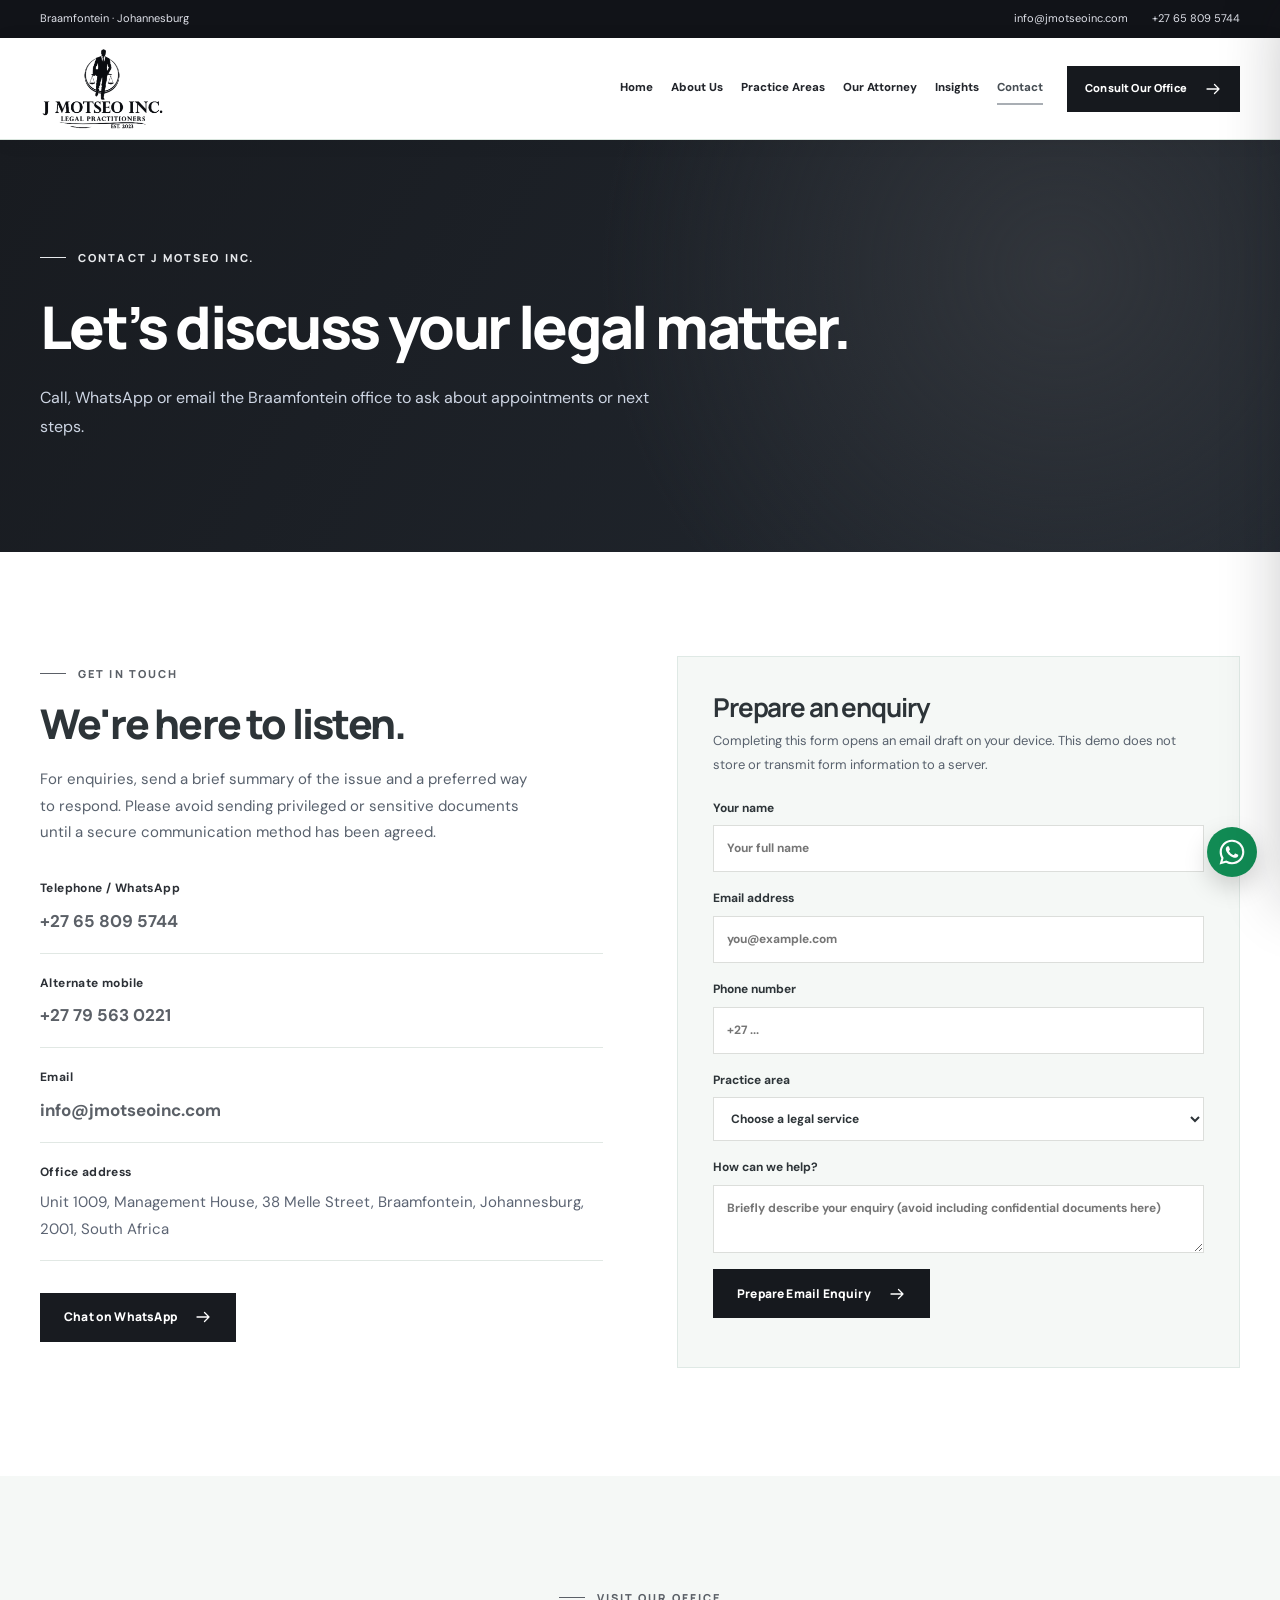
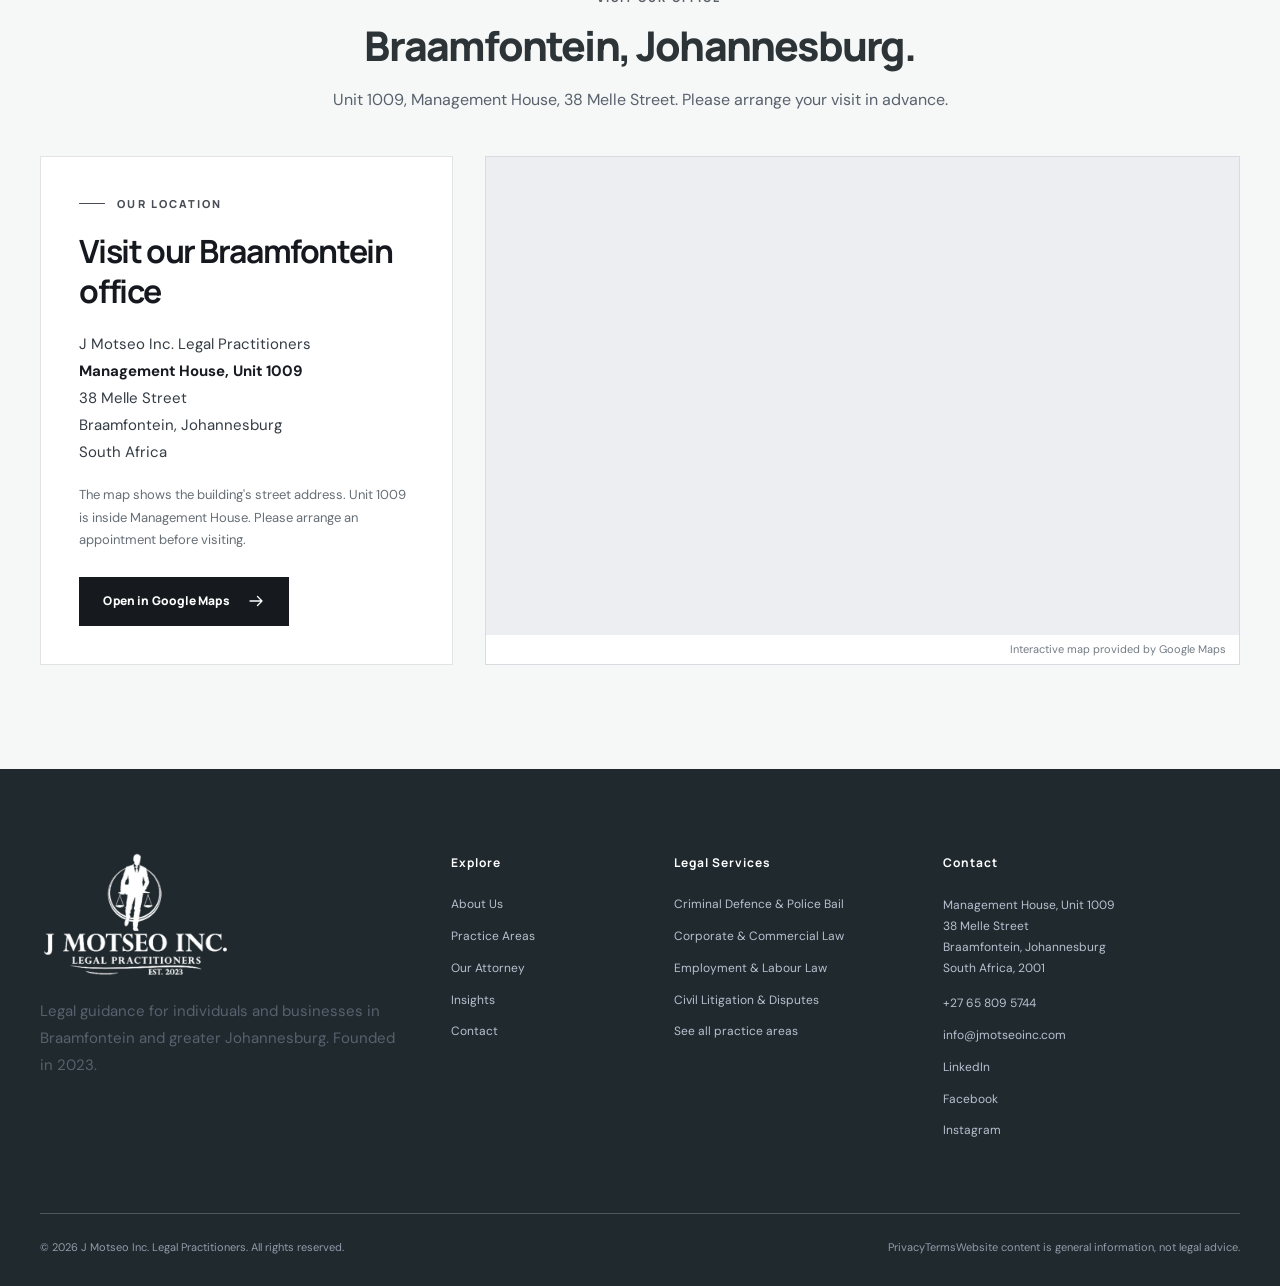
<file: contact/index.html>
<!doctype html><html lang="en-ZA"><head><meta charset="utf-8"><meta name="viewport" content="width=device-width,initial-scale=1"><meta name="theme-color" content="#181b20"><meta name="color-scheme" content="light"><title>Contact Us | Braamfontein Office | J Motseo Inc. Legal Practitioners</title><meta name="description" content="Contact J Motseo Inc. Legal Practitioners at Unit 1009, Management House, 38 Melle Street, Braamfontein. Phone +27 65 809 5744 or email info@jmotseoinc.com."><meta name="robots" content="index,follow,max-image-preview:large"><link rel="canonical" href="https://j-motseo-inc.vercel.app/contact/"><link rel="icon" type="image/png" href="/assets/favicon.png"><link rel="preconnect" href="https://images.pexels.com"><link rel="preconnect" href="https://fonts.googleapis.com"><link rel="preconnect" href="https://fonts.gstatic.com" crossorigin><link rel="stylesheet" href="/assets/site-map-update.css"><script src="/assets/site.js" defer></script><meta property="og:type" content="website"><meta property="og:site_name" content="J Motseo Inc. Legal Practitioners"><meta property="og:title" content="Contact Us | Braamfontein Office | J Motseo Inc. Legal Practitioners"><meta property="og:description" content="Contact J Motseo Inc. Legal Practitioners at Unit 1009, Management House, 38 Melle Street, Braamfontein. Phone +27 65 809 5744 or email info@jmotseoinc.com."><meta property="og:url" content="https://j-motseo-inc.vercel.app/contact/"><meta property="og:image" content="https://j-motseo-inc.vercel.app/assets/social-preview.jpg"><meta name="twitter:card" content="summary_large_image"><script type="application/ld+json">{"@context":"https://schema.org","@type":"LegalService","name":"J Motseo Inc. Legal Practitioners","url":"https://j-motseo-inc.vercel.app","image":"https://j-motseo-inc.vercel.app/assets/logo-dark-4k.png","email":"info@jmotseoinc.com","telephone":"+27 65 809 5744","address":{"@type":"PostalAddress","streetAddress":"Unit 1009, Management House, 38 Melle Street","addressLocality":"Braamfontein, Johannesburg","addressRegion":"Gauteng","postalCode":"2001","addressCountry":"ZA"},"sameAs":["https://www.linkedin.com/company/j-motseo-inc/","https://www.facebook.com/profile.php?id=100090137373363","https://www.instagram.com/law_jmotseoinc"],"foundingDate":"2023","areaServed":"Johannesburg, South Africa"}</script></head>
<body><a class="skip-link" href="#main">Skip to content</a>
<div class="topbar"><div class="container topbar-inner"><span class="topbar-address">Braamfontein · Johannesburg</span><div class="topbar-links"><a href="mailto:info@jmotseoinc.com">info@jmotseoinc.com</a><a href="tel:+27658095744">+27 65 809 5744</a></div></div></div>
<header class="nav-shell"><div class="container nav-inner"><a class="brand" href="/" aria-label="J Motseo Inc. Legal Practitioners homepage"><img src="/assets/logo-dark-4k.png" width="260" height="140" alt="J Motseo Inc. Legal Practitioners official logo"></a><nav class="nav-links" aria-label="Main navigation"><a class="nav-link " href="/" >Home</a><a class="nav-link " href="/about/" >About Us</a><a class="nav-link " href="/practice-areas/" >Practice Areas</a><a class="nav-link " href="/managing-partner/" >Our Attorney</a><a class="nav-link " href="/insights/" >Insights</a><a class="nav-link active" href="/contact/" aria-current=page>Contact</a></nav><a class="btn btn-gold nav-cta" href="/contact/">Consult Our Office <svg aria-hidden="true" xmlns="http://www.w3.org/2000/svg" width="18" height="18" viewBox="0 0 24 24" fill="none" stroke="currentColor" stroke-width="1.7" stroke-linecap="round" stroke-linejoin="round"><path d="M4 12h16m-6-6 6 6-6 6"/></svg></a><button type="button" class="menu-open" aria-label="Open navigation" aria-expanded="false" aria-controls="mobile-panel" data-mobile-open>☰</button></div></header>
<div class="mobile-backdrop" id="mobile-backdrop"></div><nav class="mobile-panel" id="mobile-panel" aria-label="Mobile navigation" aria-hidden="true" inert><div class="mobile-head"><img src="/assets/logo-dark-4k.png" alt="J Motseo Inc. logo"><button type="button" data-mobile-close aria-label="Close navigation">×</button></div><div class="mobile-links"><a href="/">Home</a><a href="/about/">About Us</a><a href="/practice-areas/">Practice Areas</a><a href="/managing-partner/">Our Attorney</a><a href="/insights/">Insights</a><a href="/contact/">Contact</a></div><a class="btn btn-gold mobile-cta" href="/contact/">Request a Consultation <svg aria-hidden="true" xmlns="http://www.w3.org/2000/svg" width="18" height="18" viewBox="0 0 24 24" fill="none" stroke="currentColor" stroke-width="1.7" stroke-linecap="round" stroke-linejoin="round"><path d="M4 12h16m-6-6 6 6-6 6"/></svg></a></nav>
<main id="main"><section class="page-hero"><div class="container"><span class="eyebrow eyebrow-light">CONTACT J MOTSEO INC.</span><h1>Let’s discuss your legal matter.</h1><p>Call, WhatsApp or email the Braamfontein office to ask about appointments or next steps.</p></div></section><section class="section"><div class="container contact-layout"><div class="contact-copy"><span class="eyebrow">GET IN TOUCH</span><h2>We're here to listen.</h2><p>For enquiries, send a brief summary of the issue and a preferred way to respond. Please avoid sending privileged or sensitive documents until a secure communication method has been agreed.</p><div class="contact-details"><div><strong>Telephone / WhatsApp</strong><a href="tel:+27658095744">+27 65 809 5744</a></div><div><strong>Alternate mobile</strong><a href="tel:+27795630221">+27 79 563 0221</a></div><div><strong>Email</strong><a href="mailto:info@jmotseoinc.com">info@jmotseoinc.com</a></div><div><strong>Office address</strong><span>Unit 1009, Management House, 38 Melle Street, Braamfontein, Johannesburg, 2001, South Africa</span></div></div><p><a class="btn btn-navy" href="https://wa.me/27658095744">Chat on WhatsApp <svg aria-hidden="true" xmlns="http://www.w3.org/2000/svg" width="18" height="18" viewBox="0 0 24 24" fill="none" stroke="currentColor" stroke-width="1.7" stroke-linecap="round" stroke-linejoin="round"><path d="M4 12h16m-6-6 6 6-6 6"/></svg></a></p></div><div class="contact-form-shell"><h3>Prepare an enquiry</h3><p>Completing this form opens an email draft on your device. This demo does not store or transmit form information to a server.</p><form id="enquiry-form"><label>Your name <input name="name" autocomplete="name" maxlength="120" required placeholder="Your full name"></label><label>Email address <input name="email" type="email" autocomplete="email" required placeholder="you@example.com"></label><label>Phone number <input name="phone" type="tel" autocomplete="tel" placeholder="+27 ..."></label><label>Practice area <select id="area" name="area"><option value="">Choose a legal service</option><option value="criminal">Criminal Defence &amp; Police Bail</option><option value="corporate">Corporate &amp; Commercial Law</option><option value="labour">Employment &amp; Labour Law</option><option value="litigation">Civil Litigation &amp; Disputes</option><option value="family">Family &amp; Matrimonial Law</option><option value="debt">Debt &amp; Insolvency</option><option value="property">Mining, Construction &amp; Property</option><option value="estates">Wills, Estates &amp; Trusts</option><option value="rights">Constitutional &amp; Administrative Law</option></select></label><label>How can we help? <textarea name="message" minlength="10" maxlength="3000" required placeholder="Briefly describe your enquiry (avoid including confidential documents here)"></textarea></label><div style="position:absolute;left:-9999px" aria-hidden="true"><label>Leave blank <input type="text" name="company_website" tabindex="-1" autocomplete="off"></label></div><button class="btn btn-gold" type="submit">Prepare Email Enquiry <svg aria-hidden="true" xmlns="http://www.w3.org/2000/svg" width="18" height="18" viewBox="0 0 24 24" fill="none" stroke="currentColor" stroke-width="1.7" stroke-linecap="round" stroke-linejoin="round"><path d="M4 12h16m-6-6 6 6-6 6"/></svg></button><p id="form-status" role="status" aria-live="polite"></p></form></div></div></section><section class="section cream"><div class="container"><div class="section-heading centered"><span class="eyebrow">VISIT OUR OFFICE</span><h2>Braamfontein, Johannesburg.</h2><p>Unit 1009, Management House, 38 Melle Street. Please arrange your visit in advance.</p></div><div class="office-map-layout">
<div class="office-map-details">
<span class="eyebrow">OUR LOCATION</span>
<h3>Visit our Braamfontein office</h3>
<address>J Motseo Inc. Legal Practitioners<br><strong>Management House, Unit 1009</strong><br>38 Melle Street<br>Braamfontein, Johannesburg<br>South Africa</address>
<p>The map shows the building's street address. Unit 1009 is inside Management House. Please arrange an appointment before visiting.</p>
<a class="btn btn-gold" href="https://www.google.com/maps/search/?api=1&amp;query=Management+House%2C+38+Melle+Street%2C+Braamfontein%2C+Johannesburg%2C+South+Africa" target="_blank" rel="noopener noreferrer" aria-label="Open Google Maps directions to Management House, Braamfontein">Open in Google Maps <svg aria-hidden="true" xmlns="http://www.w3.org/2000/svg" width="18" height="18" viewBox="0 0 24 24" fill="none" stroke="currentColor" stroke-width="1.7" stroke-linecap="round" stroke-linejoin="round"><path d="M4 12h16m-6-6 6 6-6 6"/></svg></a>
</div>
<div class="office-map-frame"><iframe title="Google Maps showing Management House at 38 Melle Street, Braamfontein, Johannesburg" src="https://www.google.com/maps?q=Management%20House%2C%2038%20Melle%20Street%2C%20Braamfontein%2C%20Johannesburg%2C%20South%20Africa&amp;output=embed" width="760" height="420" loading="lazy" referrerpolicy="no-referrer-when-downgrade" allowfullscreen></iframe><div class="office-map-credit">Interactive map provided by Google Maps</div></div>
</div></div></section></main>
<footer class="site-footer"><div class="container"><div class="footer-grid"><div><a class="footer-logo" href="/"><img src="/assets/logo-light-4k.png" alt="J Motseo Inc. logo, white on transparent background" width="250" height="135" loading="lazy"></a><p>Legal guidance for individuals and businesses in Braamfontein and greater Johannesburg. Founded in 2023.</p></div><div><h3>Explore</h3><div class="footer-links"><a href="/about/">About Us</a><a href="/practice-areas/">Practice Areas</a><a href="/managing-partner/">Our Attorney</a><a href="/insights/">Insights</a><a href="/contact/">Contact</a></div></div><div><h3>Legal Services</h3><div class="footer-links"><a href="/practice-areas/#criminal">Criminal Defence &amp; Police Bail</a><a href="/practice-areas/#corporate">Corporate &amp; Commercial Law</a><a href="/practice-areas/#labour">Employment &amp; Labour Law</a><a href="/practice-areas/#litigation">Civil Litigation &amp; Disputes</a><a href="/practice-areas/">See all practice areas</a></div></div><div class="footer-location"><h3>Contact</h3><address>Management House, Unit 1009<br>38 Melle Street<br>Braamfontein, Johannesburg<br>South Africa, 2001</address><div class="footer-links" style="margin-top:15px"><a href="tel:+27658095744">+27 65 809 5744</a><a href="mailto:info@jmotseoinc.com">info@jmotseoinc.com</a><a href="https://www.linkedin.com/company/j-motseo-inc/" target="_blank" rel="noopener noreferrer">LinkedIn</a><a href="https://www.facebook.com/profile.php?id=100090137373363" target="_blank" rel="noopener noreferrer">Facebook</a><a href="https://www.instagram.com/law_jmotseoinc" target="_blank" rel="noopener noreferrer">Instagram</a></div></div></div><div class="footer-bottom"><span>© 2026 J Motseo Inc. Legal Practitioners. All rights reserved.</span><span class="footer-legal"><a href="/privacy/">Privacy</a><a href="/terms/">Terms</a><span>Website content is general information, not legal advice.</span></span></div></div></footer>
<a class="floating-whatsapp" href="https://wa.me/27658095744?text=Hello%20J%20Motseo%20Inc.%2C%20I%20would%20like%20to%20enquire%20about%20legal%20services." target="_blank" rel="noopener noreferrer" aria-label="Contact J Motseo Inc. on WhatsApp" title="Chat with J Motseo Inc. on WhatsApp"><svg viewBox="0 0 32 32" role="img" aria-hidden="true" focusable="false" xmlns="http://www.w3.org/2000/svg"><path fill="currentColor" d="M16 .8C7.61.8.8 7.59.8 15.98c0 2.69.7 5.31 2.03 7.62L.7 31.3l7.91-2.08a15.15 15.15 0 0 0 7.37 1.88h.01c8.38 0 15.2-6.82 15.2-15.2 0-4.06-1.58-7.88-4.46-10.76A15.07 15.07 0 0 0 16 .8Zm0 27.73a12.54 12.54 0 0 1-6.39-1.75l-.46-.27-4.7 1.23 1.25-4.58-.3-.47a12.5 12.5 0 0 1-1.93-6.7C3.47 9.08 9.08 3.47 16 3.47a12.45 12.45 0 0 1 8.87 3.68 12.48 12.48 0 0 1 3.67 8.86c0 6.91-5.62 12.52-12.54 12.52Zm6.88-9.38c-.38-.19-2.23-1.1-2.58-1.23-.34-.13-.59-.19-.84.19s-.96 1.23-1.18 1.49-.44.29-.82.1a10.32 10.32 0 0 1-3.04-1.88 11.39 11.39 0 0 1-2.1-2.61c-.22-.38-.02-.58.16-.77.17-.17.38-.44.57-.66s.25-.38.38-.63.06-.47-.03-.66c-.1-.19-.85-2.04-1.16-2.8-.3-.74-.61-.64-.84-.65l-.71-.01c-.25 0-.66.1-1.01.47-.34.38-1.32 1.29-1.32 3.13s1.35 3.63 1.54 3.88c.19.25 2.65 4.04 6.42 5.66.9.39 1.61.62 2.16.79.91.29 1.74.25 2.4.15.73-.11 2.23-.91 2.55-1.79.32-.88.32-1.64.22-1.79-.1-.16-.35-.25-.72-.44Z"/></svg><span class="whatsapp-tooltip" aria-hidden="true">WhatsApp Us</span></a><button class="scroll-top" aria-label="Back to top" title="Back to top" type="button">↑</button>
</body></html>
</file>
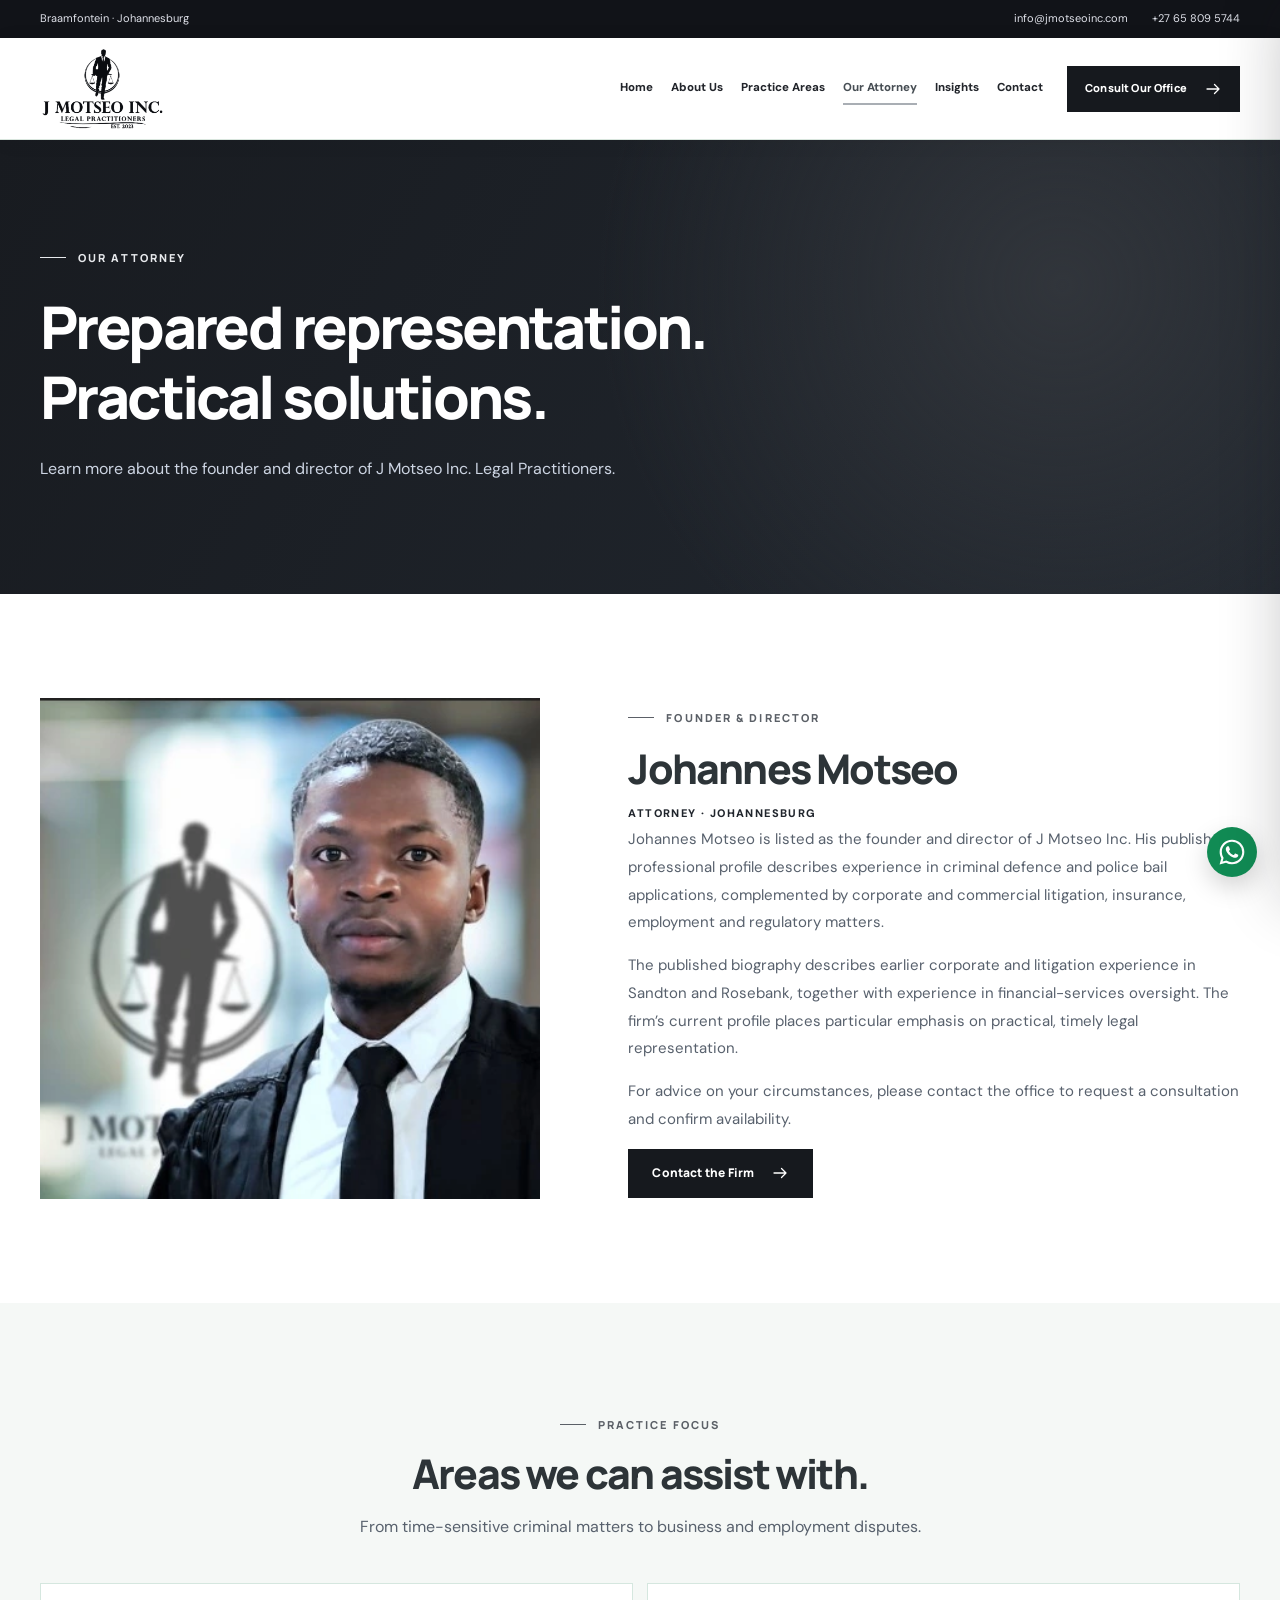
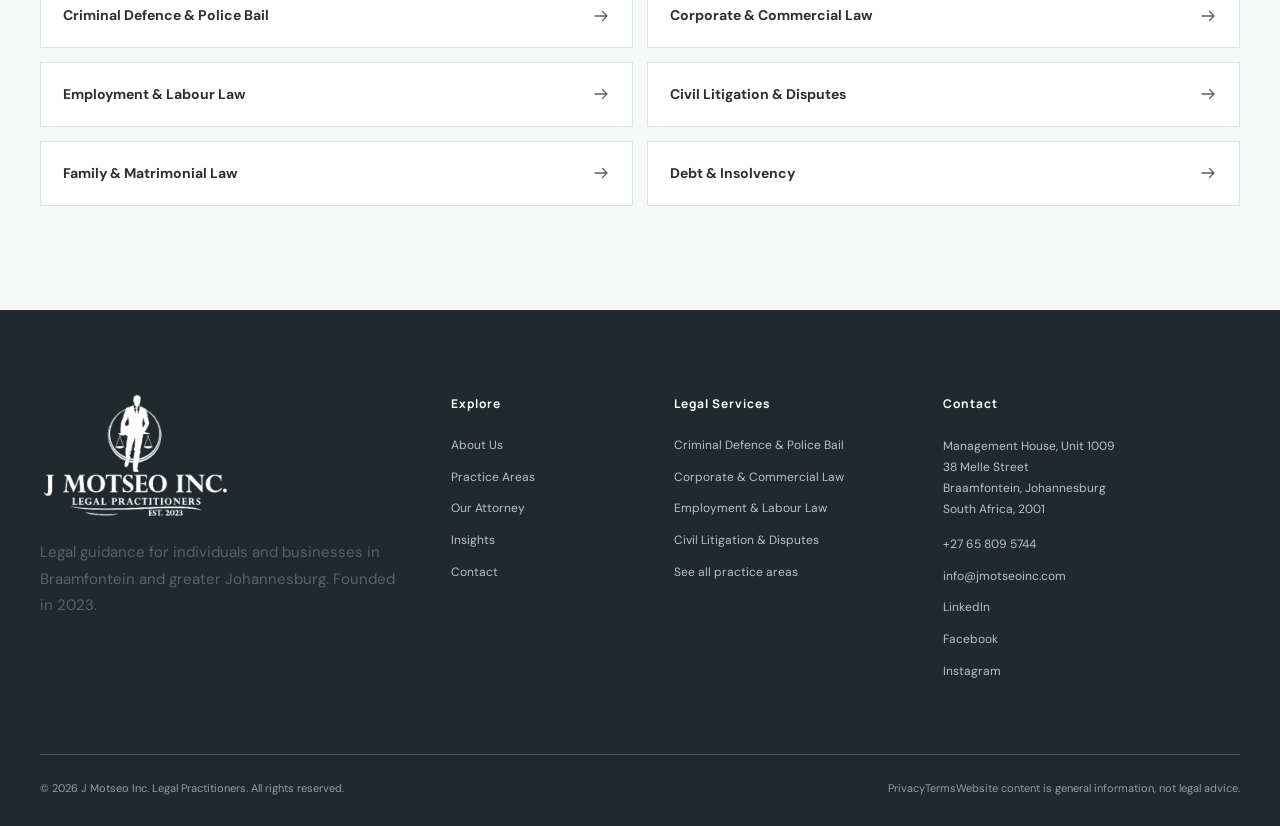
<file: managing-partner/index.html>
<!doctype html><html lang="en-ZA"><head><meta charset="utf-8"><meta name="viewport" content="width=device-width,initial-scale=1"><meta name="theme-color" content="#181b20"><meta name="color-scheme" content="light"><title>Johannes Motseo | Founder &amp; Director | J Motseo Inc. Legal Practitioners</title><meta name="description" content="Read the published professional background of Johannes Motseo, founder and director of J Motseo Inc. Legal Practitioners in Johannesburg."><meta name="robots" content="index,follow,max-image-preview:large"><link rel="canonical" href="https://j-motseo-inc.vercel.app/managing-partner/"><link rel="icon" type="image/png" href="/assets/favicon.png"><link rel="preconnect" href="https://images.pexels.com"><link rel="preconnect" href="https://fonts.googleapis.com"><link rel="preconnect" href="https://fonts.gstatic.com" crossorigin><link rel="stylesheet" href="/assets/site-map-update.css"><script src="/assets/site.js" defer></script><meta property="og:type" content="website"><meta property="og:site_name" content="J Motseo Inc. Legal Practitioners"><meta property="og:title" content="Johannes Motseo | Founder &amp; Director | J Motseo Inc. Legal Practitioners"><meta property="og:description" content="Read the published professional background of Johannes Motseo, founder and director of J Motseo Inc. Legal Practitioners in Johannesburg."><meta property="og:url" content="https://j-motseo-inc.vercel.app/managing-partner/"><meta property="og:image" content="https://j-motseo-inc.vercel.app/assets/social-preview.jpg"><meta name="twitter:card" content="summary_large_image"><script type="application/ld+json">{"@context":"https://schema.org","@type":"LegalService","name":"J Motseo Inc. Legal Practitioners","url":"https://j-motseo-inc.vercel.app","image":"https://j-motseo-inc.vercel.app/assets/logo-dark-4k.png","email":"info@jmotseoinc.com","telephone":"+27 65 809 5744","address":{"@type":"PostalAddress","streetAddress":"Unit 1009, Management House, 38 Melle Street","addressLocality":"Braamfontein, Johannesburg","addressRegion":"Gauteng","postalCode":"2001","addressCountry":"ZA"},"sameAs":["https://www.linkedin.com/company/j-motseo-inc/","https://www.facebook.com/profile.php?id=100090137373363","https://www.instagram.com/law_jmotseoinc"],"foundingDate":"2023","areaServed":"Johannesburg, South Africa"}</script></head>
<body><a class="skip-link" href="#main">Skip to content</a>
<div class="topbar"><div class="container topbar-inner"><span class="topbar-address">Braamfontein · Johannesburg</span><div class="topbar-links"><a href="mailto:info@jmotseoinc.com">info@jmotseoinc.com</a><a href="tel:+27658095744">+27 65 809 5744</a></div></div></div>
<header class="nav-shell"><div class="container nav-inner"><a class="brand" href="/" aria-label="J Motseo Inc. Legal Practitioners homepage"><img src="/assets/logo-dark-4k.png" width="260" height="140" alt="J Motseo Inc. Legal Practitioners official logo"></a><nav class="nav-links" aria-label="Main navigation"><a class="nav-link " href="/" >Home</a><a class="nav-link " href="/about/" >About Us</a><a class="nav-link " href="/practice-areas/" >Practice Areas</a><a class="nav-link active" href="/managing-partner/" aria-current=page>Our Attorney</a><a class="nav-link " href="/insights/" >Insights</a><a class="nav-link " href="/contact/" >Contact</a></nav><a class="btn btn-gold nav-cta" href="/contact/">Consult Our Office <svg aria-hidden="true" xmlns="http://www.w3.org/2000/svg" width="18" height="18" viewBox="0 0 24 24" fill="none" stroke="currentColor" stroke-width="1.7" stroke-linecap="round" stroke-linejoin="round"><path d="M4 12h16m-6-6 6 6-6 6"/></svg></a><button type="button" class="menu-open" aria-label="Open navigation" aria-expanded="false" aria-controls="mobile-panel" data-mobile-open>☰</button></div></header>
<div class="mobile-backdrop" id="mobile-backdrop"></div><nav class="mobile-panel" id="mobile-panel" aria-label="Mobile navigation" aria-hidden="true" inert><div class="mobile-head"><img src="/assets/logo-dark-4k.png" alt="J Motseo Inc. logo"><button type="button" data-mobile-close aria-label="Close navigation">×</button></div><div class="mobile-links"><a href="/">Home</a><a href="/about/">About Us</a><a href="/practice-areas/">Practice Areas</a><a href="/managing-partner/">Our Attorney</a><a href="/insights/">Insights</a><a href="/contact/">Contact</a></div><a class="btn btn-gold mobile-cta" href="/contact/">Request a Consultation <svg aria-hidden="true" xmlns="http://www.w3.org/2000/svg" width="18" height="18" viewBox="0 0 24 24" fill="none" stroke="currentColor" stroke-width="1.7" stroke-linecap="round" stroke-linejoin="round"><path d="M4 12h16m-6-6 6 6-6 6"/></svg></a></nav>
<main id="main"><section class="page-hero"><div class="container"><span class="eyebrow eyebrow-light">OUR ATTORNEY</span><h1>Prepared representation. Practical solutions.</h1><p>Learn more about the founder and director of J Motseo Inc. Legal Practitioners.</p></div></section><section class="section"><div class="container profile-layout"><div class="profile-photo"><img src="/assets/johannes-court.webp" alt="Supplied professional portrait provisionally labelled Johannes Motseo" width="399" height="554" loading="eager" decoding="async"></div><div class="profile-body"><span class="eyebrow">FOUNDER &amp; DIRECTOR</span><h2>Johannes Motseo</h2><span class="profile-role">ATTORNEY · JOHANNESBURG</span><p>Johannes Motseo is listed as the founder and director of J Motseo Inc. His published professional profile describes experience in criminal defence and police bail applications, complemented by corporate and commercial litigation, insurance, employment and regulatory matters.</p><p>The published biography describes earlier corporate and litigation experience in Sandton and Rosebank, together with experience in financial-services oversight. The firm’s current profile places particular emphasis on practical, timely legal representation.</p><p>For advice on your circumstances, please contact the office to request a consultation and confirm availability.</p><a class="btn btn-gold" href="/contact/">Contact the Firm <svg aria-hidden="true" xmlns="http://www.w3.org/2000/svg" width="18" height="18" viewBox="0 0 24 24" fill="none" stroke="currentColor" stroke-width="1.7" stroke-linecap="round" stroke-linejoin="round"><path d="M4 12h16m-6-6 6 6-6 6"/></svg></a></div></div></section><section class="section cream"><div class="container"><div class="section-heading centered"><span class="eyebrow">PRACTICE FOCUS</span><h2>Areas we can assist with.</h2><p>From time-sensitive criminal matters to business and employment disputes.</p></div><div class="service-pills"><a href="/practice-areas/#criminal">Criminal Defence &amp; Police Bail <svg aria-hidden="true" xmlns="http://www.w3.org/2000/svg" width="18" height="18" viewBox="0 0 24 24" fill="none" stroke="currentColor" stroke-width="1.7" stroke-linecap="round" stroke-linejoin="round"><path d="M4 12h16m-6-6 6 6-6 6"/></svg></a><a href="/practice-areas/#corporate">Corporate &amp; Commercial Law <svg aria-hidden="true" xmlns="http://www.w3.org/2000/svg" width="18" height="18" viewBox="0 0 24 24" fill="none" stroke="currentColor" stroke-width="1.7" stroke-linecap="round" stroke-linejoin="round"><path d="M4 12h16m-6-6 6 6-6 6"/></svg></a><a href="/practice-areas/#labour">Employment &amp; Labour Law <svg aria-hidden="true" xmlns="http://www.w3.org/2000/svg" width="18" height="18" viewBox="0 0 24 24" fill="none" stroke="currentColor" stroke-width="1.7" stroke-linecap="round" stroke-linejoin="round"><path d="M4 12h16m-6-6 6 6-6 6"/></svg></a><a href="/practice-areas/#litigation">Civil Litigation &amp; Disputes <svg aria-hidden="true" xmlns="http://www.w3.org/2000/svg" width="18" height="18" viewBox="0 0 24 24" fill="none" stroke="currentColor" stroke-width="1.7" stroke-linecap="round" stroke-linejoin="round"><path d="M4 12h16m-6-6 6 6-6 6"/></svg></a><a href="/practice-areas/#family">Family &amp; Matrimonial Law <svg aria-hidden="true" xmlns="http://www.w3.org/2000/svg" width="18" height="18" viewBox="0 0 24 24" fill="none" stroke="currentColor" stroke-width="1.7" stroke-linecap="round" stroke-linejoin="round"><path d="M4 12h16m-6-6 6 6-6 6"/></svg></a><a href="/practice-areas/#debt">Debt &amp; Insolvency <svg aria-hidden="true" xmlns="http://www.w3.org/2000/svg" width="18" height="18" viewBox="0 0 24 24" fill="none" stroke="currentColor" stroke-width="1.7" stroke-linecap="round" stroke-linejoin="round"><path d="M4 12h16m-6-6 6 6-6 6"/></svg></a></div></div></section></main>
<footer class="site-footer"><div class="container"><div class="footer-grid"><div><a class="footer-logo" href="/"><img src="/assets/logo-light-4k.png" alt="J Motseo Inc. logo, white on transparent background" width="250" height="135" loading="lazy"></a><p>Legal guidance for individuals and businesses in Braamfontein and greater Johannesburg. Founded in 2023.</p></div><div><h3>Explore</h3><div class="footer-links"><a href="/about/">About Us</a><a href="/practice-areas/">Practice Areas</a><a href="/managing-partner/">Our Attorney</a><a href="/insights/">Insights</a><a href="/contact/">Contact</a></div></div><div><h3>Legal Services</h3><div class="footer-links"><a href="/practice-areas/#criminal">Criminal Defence &amp; Police Bail</a><a href="/practice-areas/#corporate">Corporate &amp; Commercial Law</a><a href="/practice-areas/#labour">Employment &amp; Labour Law</a><a href="/practice-areas/#litigation">Civil Litigation &amp; Disputes</a><a href="/practice-areas/">See all practice areas</a></div></div><div class="footer-location"><h3>Contact</h3><address>Management House, Unit 1009<br>38 Melle Street<br>Braamfontein, Johannesburg<br>South Africa, 2001</address><div class="footer-links" style="margin-top:15px"><a href="tel:+27658095744">+27 65 809 5744</a><a href="mailto:info@jmotseoinc.com">info@jmotseoinc.com</a><a href="https://www.linkedin.com/company/j-motseo-inc/" target="_blank" rel="noopener noreferrer">LinkedIn</a><a href="https://www.facebook.com/profile.php?id=100090137373363" target="_blank" rel="noopener noreferrer">Facebook</a><a href="https://www.instagram.com/law_jmotseoinc" target="_blank" rel="noopener noreferrer">Instagram</a></div></div></div><div class="footer-bottom"><span>© 2026 J Motseo Inc. Legal Practitioners. All rights reserved.</span><span class="footer-legal"><a href="/privacy/">Privacy</a><a href="/terms/">Terms</a><span>Website content is general information, not legal advice.</span></span></div></div></footer>
<a class="floating-whatsapp" href="https://wa.me/27658095744?text=Hello%20J%20Motseo%20Inc.%2C%20I%20would%20like%20to%20enquire%20about%20legal%20services." target="_blank" rel="noopener noreferrer" aria-label="Contact J Motseo Inc. on WhatsApp" title="Chat with J Motseo Inc. on WhatsApp"><svg viewBox="0 0 32 32" role="img" aria-hidden="true" focusable="false" xmlns="http://www.w3.org/2000/svg"><path fill="currentColor" d="M16 .8C7.61.8.8 7.59.8 15.98c0 2.69.7 5.31 2.03 7.62L.7 31.3l7.91-2.08a15.15 15.15 0 0 0 7.37 1.88h.01c8.38 0 15.2-6.82 15.2-15.2 0-4.06-1.58-7.88-4.46-10.76A15.07 15.07 0 0 0 16 .8Zm0 27.73a12.54 12.54 0 0 1-6.39-1.75l-.46-.27-4.7 1.23 1.25-4.58-.3-.47a12.5 12.5 0 0 1-1.93-6.7C3.47 9.08 9.08 3.47 16 3.47a12.45 12.45 0 0 1 8.87 3.68 12.48 12.48 0 0 1 3.67 8.86c0 6.91-5.62 12.52-12.54 12.52Zm6.88-9.38c-.38-.19-2.23-1.1-2.58-1.23-.34-.13-.59-.19-.84.19s-.96 1.23-1.18 1.49-.44.29-.82.1a10.32 10.32 0 0 1-3.04-1.88 11.39 11.39 0 0 1-2.1-2.61c-.22-.38-.02-.58.16-.77.17-.17.38-.44.57-.66s.25-.38.38-.63.06-.47-.03-.66c-.1-.19-.85-2.04-1.16-2.8-.3-.74-.61-.64-.84-.65l-.71-.01c-.25 0-.66.1-1.01.47-.34.38-1.32 1.29-1.32 3.13s1.35 3.63 1.54 3.88c.19.25 2.65 4.04 6.42 5.66.9.39 1.61.62 2.16.79.91.29 1.74.25 2.4.15.73-.11 2.23-.91 2.55-1.79.32-.88.32-1.64.22-1.79-.1-.16-.35-.25-.72-.44Z"/></svg><span class="whatsapp-tooltip" aria-hidden="true">WhatsApp Us</span></a><button class="scroll-top" aria-label="Back to top" title="Back to top" type="button">↑</button>
</body></html>
</file>
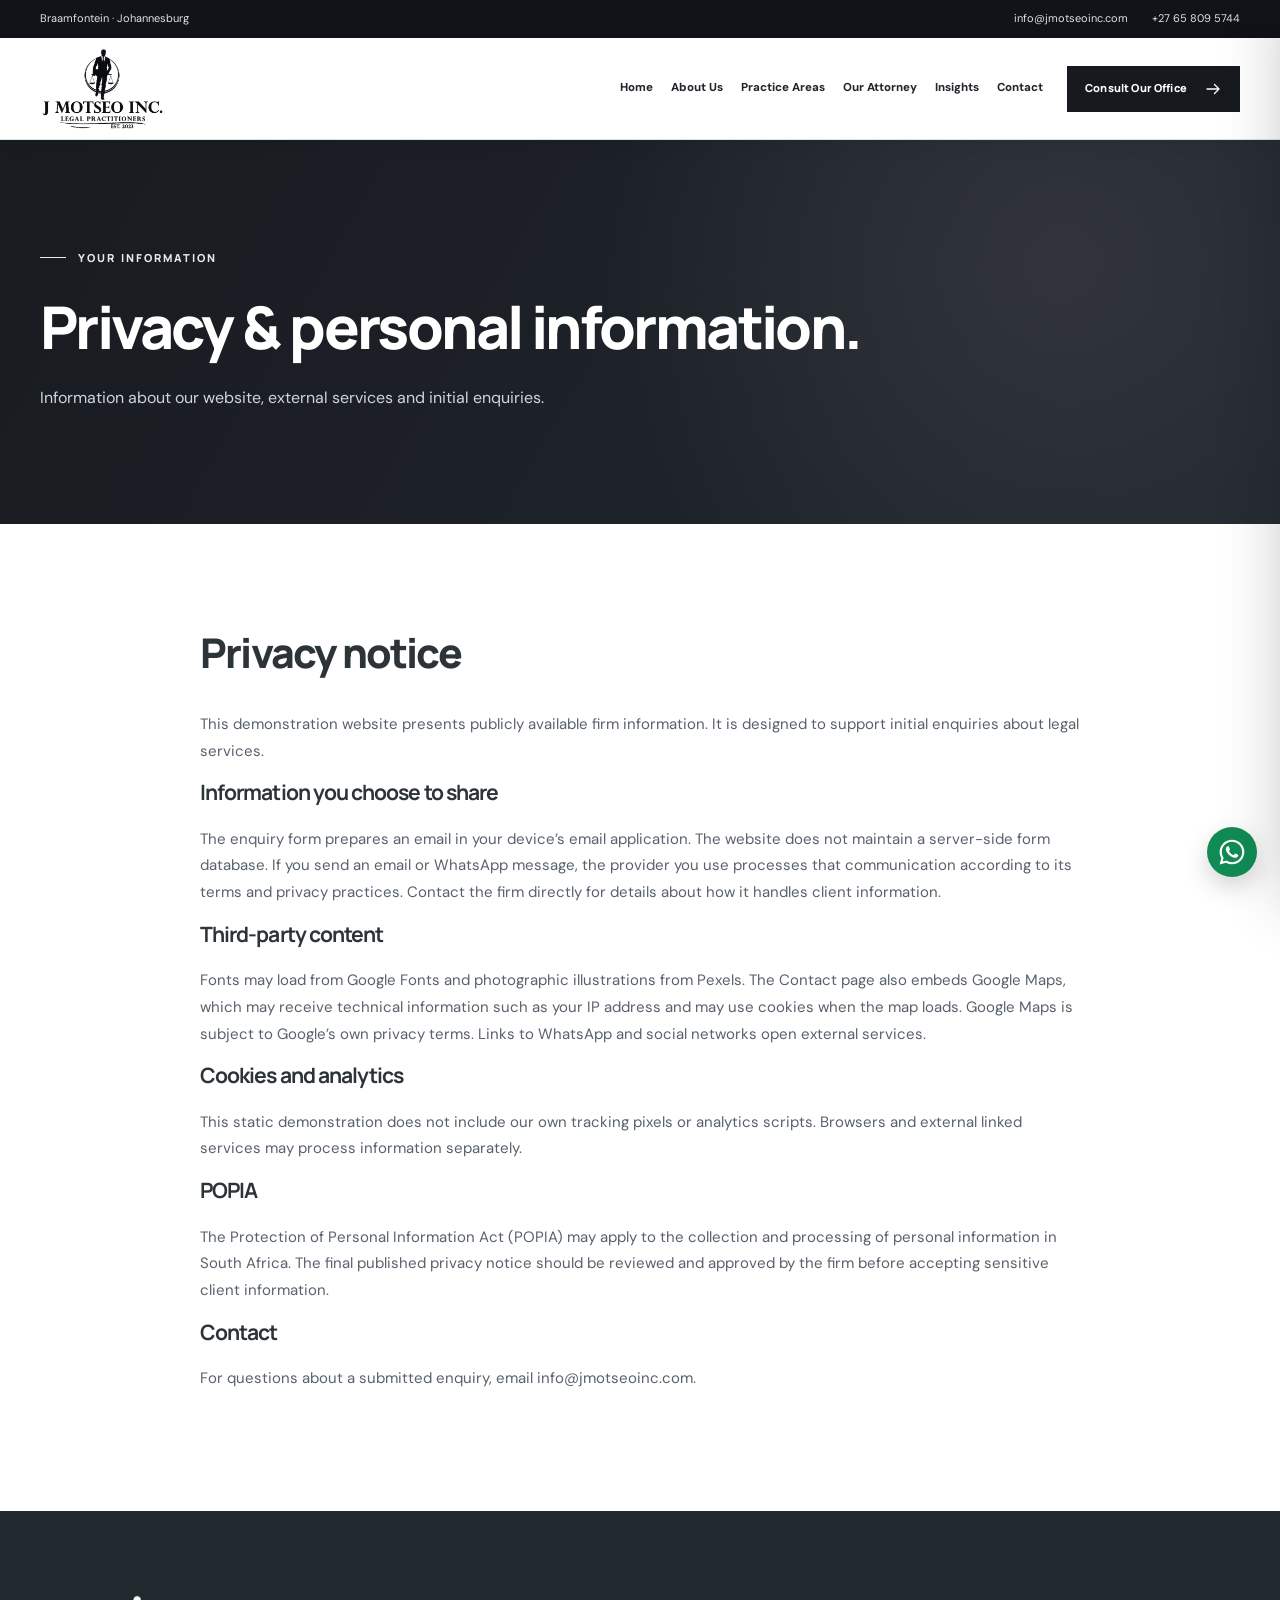
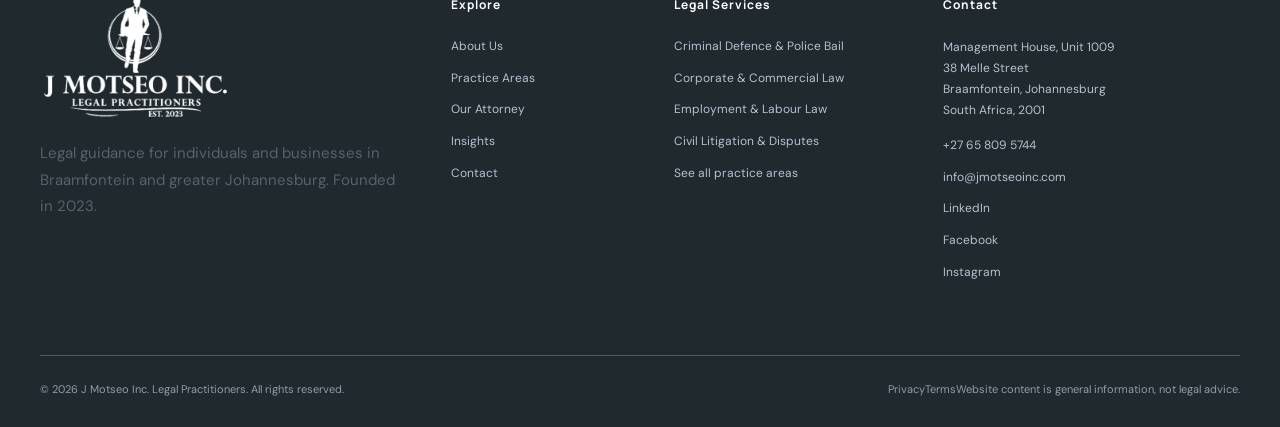
<file: privacy/index.html>
<!doctype html><html lang="en-ZA"><head><meta charset="utf-8"><meta name="viewport" content="width=device-width,initial-scale=1"><meta name="theme-color" content="#181b20"><meta name="color-scheme" content="light"><title>Privacy Notice | J Motseo Inc. Legal Practitioners</title><meta name="description" content="Privacy information for the J Motseo Inc. website and its email enquiry and external content links."><meta name="robots" content="index,follow,max-image-preview:large"><link rel="canonical" href="https://j-motseo-inc.vercel.app/privacy/"><link rel="icon" type="image/png" href="/assets/favicon.png"><link rel="preconnect" href="https://images.pexels.com"><link rel="preconnect" href="https://fonts.googleapis.com"><link rel="preconnect" href="https://fonts.gstatic.com" crossorigin><link rel="stylesheet" href="/assets/site-map-update.css"><script src="/assets/site.js" defer></script><meta property="og:type" content="website"><meta property="og:site_name" content="J Motseo Inc. Legal Practitioners"><meta property="og:title" content="Privacy Notice | J Motseo Inc. Legal Practitioners"><meta property="og:description" content="Privacy information for the J Motseo Inc. website and its email enquiry and external content links."><meta property="og:url" content="https://j-motseo-inc.vercel.app/privacy/"><meta property="og:image" content="https://j-motseo-inc.vercel.app/assets/social-preview.jpg"><meta name="twitter:card" content="summary_large_image"><script type="application/ld+json">{"@context":"https://schema.org","@type":"LegalService","name":"J Motseo Inc. Legal Practitioners","url":"https://j-motseo-inc.vercel.app","image":"https://j-motseo-inc.vercel.app/assets/logo-dark-4k.png","email":"info@jmotseoinc.com","telephone":"+27 65 809 5744","address":{"@type":"PostalAddress","streetAddress":"Unit 1009, Management House, 38 Melle Street","addressLocality":"Braamfontein, Johannesburg","addressRegion":"Gauteng","postalCode":"2001","addressCountry":"ZA"},"sameAs":["https://www.linkedin.com/company/j-motseo-inc/","https://www.facebook.com/profile.php?id=100090137373363","https://www.instagram.com/law_jmotseoinc"],"foundingDate":"2023","areaServed":"Johannesburg, South Africa"}</script></head>
<body><a class="skip-link" href="#main">Skip to content</a>
<div class="topbar"><div class="container topbar-inner"><span class="topbar-address">Braamfontein · Johannesburg</span><div class="topbar-links"><a href="mailto:info@jmotseoinc.com">info@jmotseoinc.com</a><a href="tel:+27658095744">+27 65 809 5744</a></div></div></div>
<header class="nav-shell"><div class="container nav-inner"><a class="brand" href="/" aria-label="J Motseo Inc. Legal Practitioners homepage"><img src="/assets/logo-dark-4k.png" width="260" height="140" alt="J Motseo Inc. Legal Practitioners official logo"></a><nav class="nav-links" aria-label="Main navigation"><a class="nav-link " href="/" >Home</a><a class="nav-link " href="/about/" >About Us</a><a class="nav-link " href="/practice-areas/" >Practice Areas</a><a class="nav-link " href="/managing-partner/" >Our Attorney</a><a class="nav-link " href="/insights/" >Insights</a><a class="nav-link " href="/contact/" >Contact</a></nav><a class="btn btn-gold nav-cta" href="/contact/">Consult Our Office <svg aria-hidden="true" xmlns="http://www.w3.org/2000/svg" width="18" height="18" viewBox="0 0 24 24" fill="none" stroke="currentColor" stroke-width="1.7" stroke-linecap="round" stroke-linejoin="round"><path d="M4 12h16m-6-6 6 6-6 6"/></svg></a><button type="button" class="menu-open" aria-label="Open navigation" aria-expanded="false" aria-controls="mobile-panel" data-mobile-open>☰</button></div></header>
<div class="mobile-backdrop" id="mobile-backdrop"></div><nav class="mobile-panel" id="mobile-panel" aria-label="Mobile navigation" aria-hidden="true" inert><div class="mobile-head"><img src="/assets/logo-dark-4k.png" alt="J Motseo Inc. logo"><button type="button" data-mobile-close aria-label="Close navigation">×</button></div><div class="mobile-links"><a href="/">Home</a><a href="/about/">About Us</a><a href="/practice-areas/">Practice Areas</a><a href="/managing-partner/">Our Attorney</a><a href="/insights/">Insights</a><a href="/contact/">Contact</a></div><a class="btn btn-gold mobile-cta" href="/contact/">Request a Consultation <svg aria-hidden="true" xmlns="http://www.w3.org/2000/svg" width="18" height="18" viewBox="0 0 24 24" fill="none" stroke="currentColor" stroke-width="1.7" stroke-linecap="round" stroke-linejoin="round"><path d="M4 12h16m-6-6 6 6-6 6"/></svg></a></nav>
<main id="main"><section class="page-hero"><div class="container"><span class="eyebrow eyebrow-light">YOUR INFORMATION</span><h1>Privacy &amp; personal information.</h1><p>Information about our website, external services and initial enquiries.</p></div></section><section class="section"><div class="container" style="max-width:880px"><h2>Privacy notice</h2><p>This demonstration website presents publicly available firm information. It is designed to support initial enquiries about legal services.</p><h3>Information you choose to share</h3><p>The enquiry form prepares an email in your device’s email application. The website does not maintain a server-side form database. If you send an email or WhatsApp message, the provider you use processes that communication according to its terms and privacy practices. Contact the firm directly for details about how it handles client information.</p><h3>Third-party content</h3><p>Fonts may load from Google Fonts and photographic illustrations from Pexels. The Contact page also embeds Google Maps, which may receive technical information such as your IP address and may use cookies when the map loads. Google Maps is subject to Google’s own privacy terms. Links to WhatsApp and social networks open external services.</p><h3>Cookies and analytics</h3><p>This static demonstration does not include our own tracking pixels or analytics scripts. Browsers and external linked services may process information separately.</p><h3>POPIA</h3><p>The Protection of Personal Information Act (POPIA) may apply to the collection and processing of personal information in South Africa. The final published privacy notice should be reviewed and approved by the firm before accepting sensitive client information.</p><h3>Contact</h3><p>For questions about a submitted enquiry, email <a href="mailto:info@jmotseoinc.com">info@jmotseoinc.com</a>.</p></div></section></main>
<footer class="site-footer"><div class="container"><div class="footer-grid"><div><a class="footer-logo" href="/"><img src="/assets/logo-light-4k.png" alt="J Motseo Inc. logo, white on transparent background" width="250" height="135" loading="lazy"></a><p>Legal guidance for individuals and businesses in Braamfontein and greater Johannesburg. Founded in 2023.</p></div><div><h3>Explore</h3><div class="footer-links"><a href="/about/">About Us</a><a href="/practice-areas/">Practice Areas</a><a href="/managing-partner/">Our Attorney</a><a href="/insights/">Insights</a><a href="/contact/">Contact</a></div></div><div><h3>Legal Services</h3><div class="footer-links"><a href="/practice-areas/#criminal">Criminal Defence &amp; Police Bail</a><a href="/practice-areas/#corporate">Corporate &amp; Commercial Law</a><a href="/practice-areas/#labour">Employment &amp; Labour Law</a><a href="/practice-areas/#litigation">Civil Litigation &amp; Disputes</a><a href="/practice-areas/">See all practice areas</a></div></div><div class="footer-location"><h3>Contact</h3><address>Management House, Unit 1009<br>38 Melle Street<br>Braamfontein, Johannesburg<br>South Africa, 2001</address><div class="footer-links" style="margin-top:15px"><a href="tel:+27658095744">+27 65 809 5744</a><a href="mailto:info@jmotseoinc.com">info@jmotseoinc.com</a><a href="https://www.linkedin.com/company/j-motseo-inc/" target="_blank" rel="noopener noreferrer">LinkedIn</a><a href="https://www.facebook.com/profile.php?id=100090137373363" target="_blank" rel="noopener noreferrer">Facebook</a><a href="https://www.instagram.com/law_jmotseoinc" target="_blank" rel="noopener noreferrer">Instagram</a></div></div></div><div class="footer-bottom"><span>© 2026 J Motseo Inc. Legal Practitioners. All rights reserved.</span><span class="footer-legal"><a href="/privacy/">Privacy</a><a href="/terms/">Terms</a><span>Website content is general information, not legal advice.</span></span></div></div></footer>
<a class="floating-whatsapp" href="https://wa.me/27658095744?text=Hello%20J%20Motseo%20Inc.%2C%20I%20would%20like%20to%20enquire%20about%20legal%20services." target="_blank" rel="noopener noreferrer" aria-label="Contact J Motseo Inc. on WhatsApp" title="Chat with J Motseo Inc. on WhatsApp"><svg viewBox="0 0 32 32" role="img" aria-hidden="true" focusable="false" xmlns="http://www.w3.org/2000/svg"><path fill="currentColor" d="M16 .8C7.61.8.8 7.59.8 15.98c0 2.69.7 5.31 2.03 7.62L.7 31.3l7.91-2.08a15.15 15.15 0 0 0 7.37 1.88h.01c8.38 0 15.2-6.82 15.2-15.2 0-4.06-1.58-7.88-4.46-10.76A15.07 15.07 0 0 0 16 .8Zm0 27.73a12.54 12.54 0 0 1-6.39-1.75l-.46-.27-4.7 1.23 1.25-4.58-.3-.47a12.5 12.5 0 0 1-1.93-6.7C3.47 9.08 9.08 3.47 16 3.47a12.45 12.45 0 0 1 8.87 3.68 12.48 12.48 0 0 1 3.67 8.86c0 6.91-5.62 12.52-12.54 12.52Zm6.88-9.38c-.38-.19-2.23-1.1-2.58-1.23-.34-.13-.59-.19-.84.19s-.96 1.23-1.18 1.49-.44.29-.82.1a10.32 10.32 0 0 1-3.04-1.88 11.39 11.39 0 0 1-2.1-2.61c-.22-.38-.02-.58.16-.77.17-.17.38-.44.57-.66s.25-.38.38-.63.06-.47-.03-.66c-.1-.19-.85-2.04-1.16-2.8-.3-.74-.61-.64-.84-.65l-.71-.01c-.25 0-.66.1-1.01.47-.34.38-1.32 1.29-1.32 3.13s1.35 3.63 1.54 3.88c.19.25 2.65 4.04 6.42 5.66.9.39 1.61.62 2.16.79.91.29 1.74.25 2.4.15.73-.11 2.23-.91 2.55-1.79.32-.88.32-1.64.22-1.79-.1-.16-.35-.25-.72-.44Z"/></svg><span class="whatsapp-tooltip" aria-hidden="true">WhatsApp Us</span></a><button class="scroll-top" aria-label="Back to top" title="Back to top" type="button">↑</button>
</body></html>
</file>
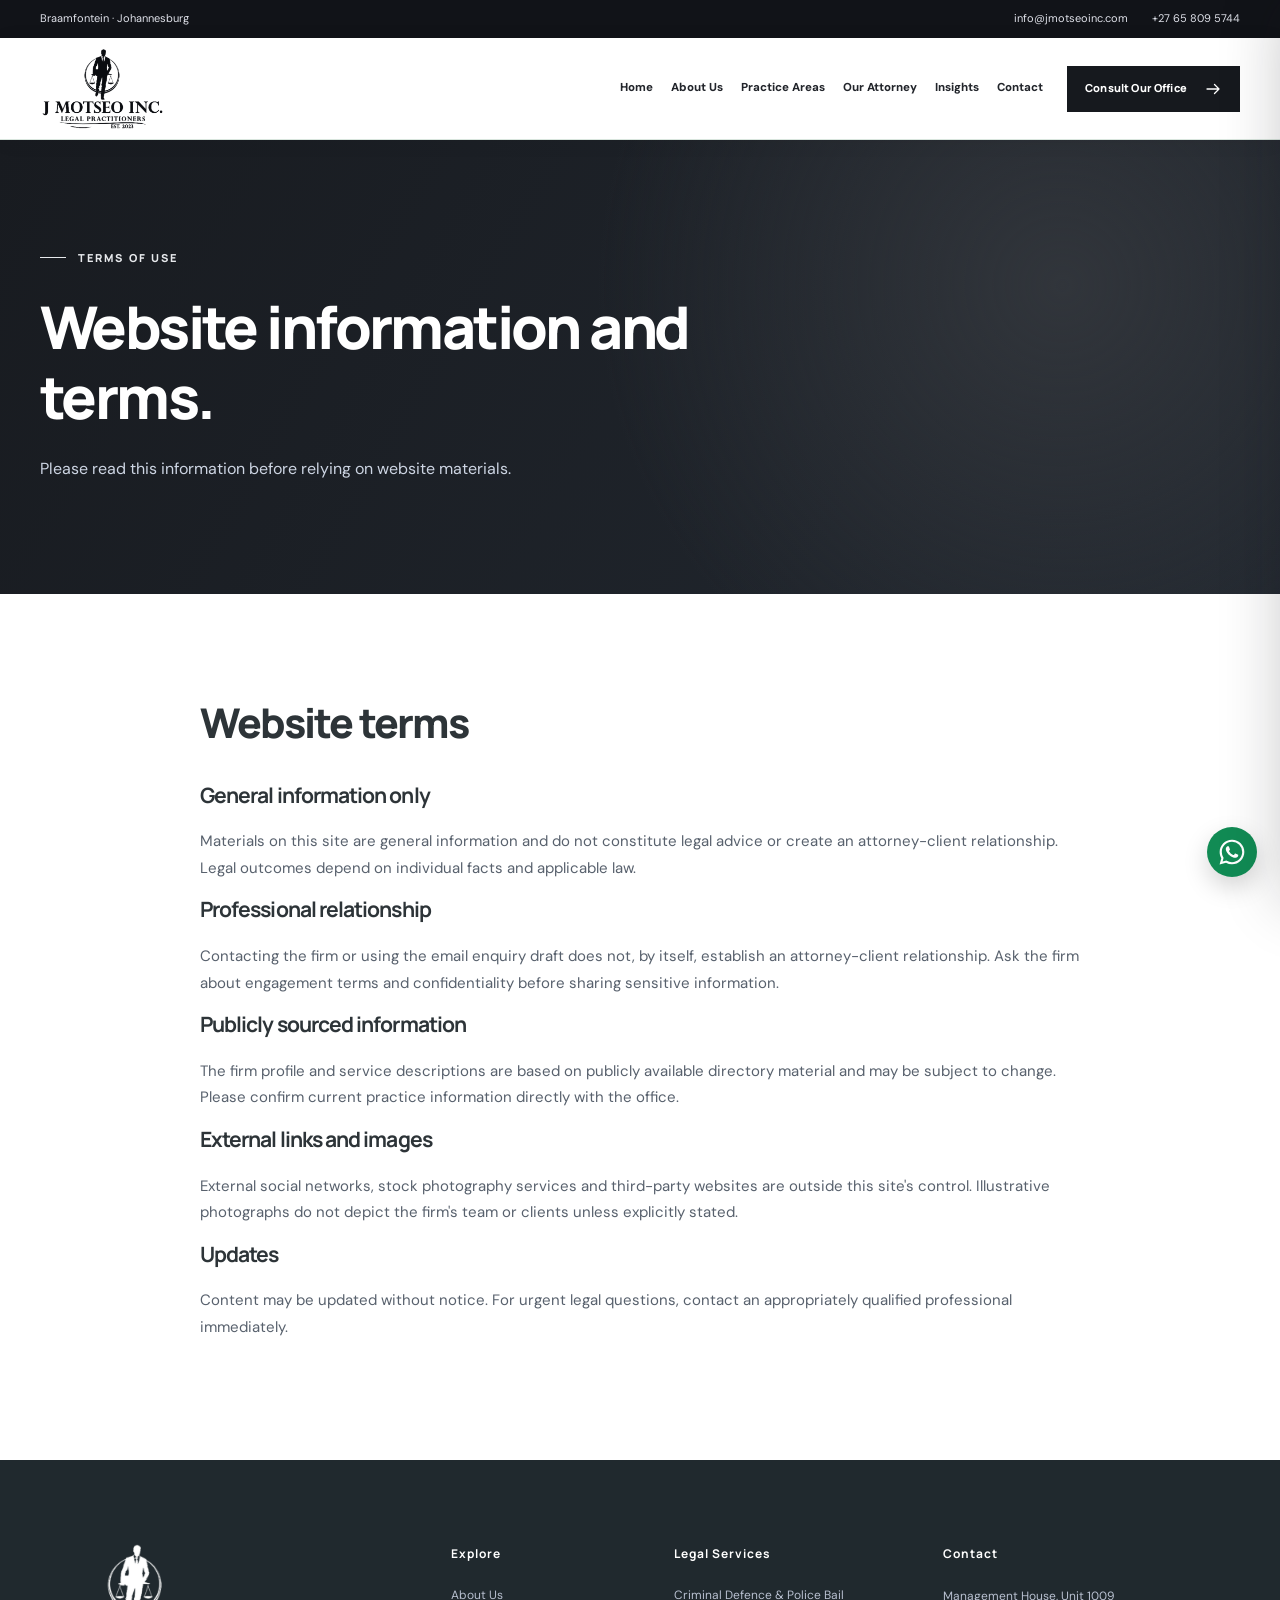
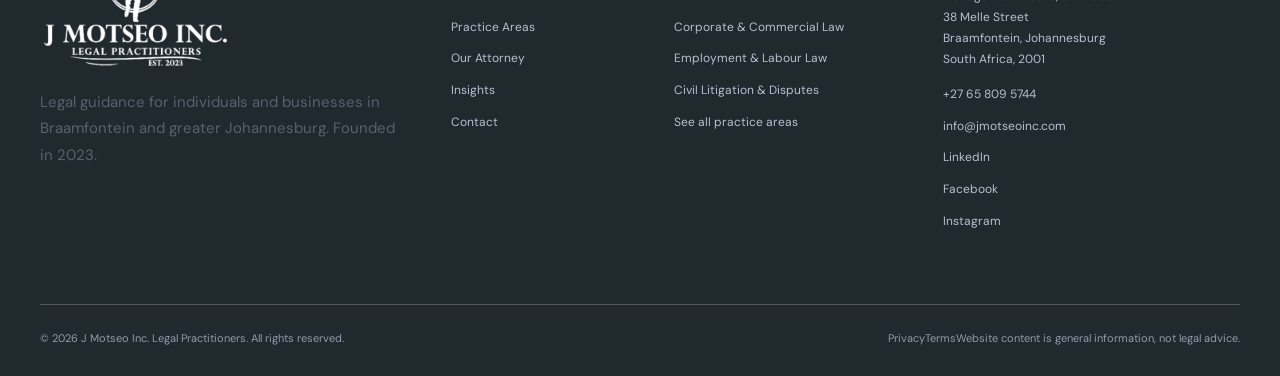
<file: terms/index.html>
<!doctype html><html lang="en-ZA"><head><meta charset="utf-8"><meta name="viewport" content="width=device-width,initial-scale=1"><meta name="theme-color" content="#181b20"><meta name="color-scheme" content="light"><title>Terms of Use | J Motseo Inc. Legal Practitioners</title><meta name="description" content="Terms governing information presented on the J Motseo Inc. Legal Practitioners demonstration website."><meta name="robots" content="index,follow,max-image-preview:large"><link rel="canonical" href="https://j-motseo-inc.vercel.app/terms/"><link rel="icon" type="image/png" href="/assets/favicon.png"><link rel="preconnect" href="https://images.pexels.com"><link rel="preconnect" href="https://fonts.googleapis.com"><link rel="preconnect" href="https://fonts.gstatic.com" crossorigin><link rel="stylesheet" href="/assets/site-map-update.css"><script src="/assets/site.js" defer></script><meta property="og:type" content="website"><meta property="og:site_name" content="J Motseo Inc. Legal Practitioners"><meta property="og:title" content="Terms of Use | J Motseo Inc. Legal Practitioners"><meta property="og:description" content="Terms governing information presented on the J Motseo Inc. Legal Practitioners demonstration website."><meta property="og:url" content="https://j-motseo-inc.vercel.app/terms/"><meta property="og:image" content="https://j-motseo-inc.vercel.app/assets/social-preview.jpg"><meta name="twitter:card" content="summary_large_image"><script type="application/ld+json">{"@context":"https://schema.org","@type":"LegalService","name":"J Motseo Inc. Legal Practitioners","url":"https://j-motseo-inc.vercel.app","image":"https://j-motseo-inc.vercel.app/assets/logo-dark-4k.png","email":"info@jmotseoinc.com","telephone":"+27 65 809 5744","address":{"@type":"PostalAddress","streetAddress":"Unit 1009, Management House, 38 Melle Street","addressLocality":"Braamfontein, Johannesburg","addressRegion":"Gauteng","postalCode":"2001","addressCountry":"ZA"},"sameAs":["https://www.linkedin.com/company/j-motseo-inc/","https://www.facebook.com/profile.php?id=100090137373363","https://www.instagram.com/law_jmotseoinc"],"foundingDate":"2023","areaServed":"Johannesburg, South Africa"}</script></head>
<body><a class="skip-link" href="#main">Skip to content</a>
<div class="topbar"><div class="container topbar-inner"><span class="topbar-address">Braamfontein · Johannesburg</span><div class="topbar-links"><a href="mailto:info@jmotseoinc.com">info@jmotseoinc.com</a><a href="tel:+27658095744">+27 65 809 5744</a></div></div></div>
<header class="nav-shell"><div class="container nav-inner"><a class="brand" href="/" aria-label="J Motseo Inc. Legal Practitioners homepage"><img src="/assets/logo-dark-4k.png" width="260" height="140" alt="J Motseo Inc. Legal Practitioners official logo"></a><nav class="nav-links" aria-label="Main navigation"><a class="nav-link " href="/" >Home</a><a class="nav-link " href="/about/" >About Us</a><a class="nav-link " href="/practice-areas/" >Practice Areas</a><a class="nav-link " href="/managing-partner/" >Our Attorney</a><a class="nav-link " href="/insights/" >Insights</a><a class="nav-link " href="/contact/" >Contact</a></nav><a class="btn btn-gold nav-cta" href="/contact/">Consult Our Office <svg aria-hidden="true" xmlns="http://www.w3.org/2000/svg" width="18" height="18" viewBox="0 0 24 24" fill="none" stroke="currentColor" stroke-width="1.7" stroke-linecap="round" stroke-linejoin="round"><path d="M4 12h16m-6-6 6 6-6 6"/></svg></a><button type="button" class="menu-open" aria-label="Open navigation" aria-expanded="false" aria-controls="mobile-panel" data-mobile-open>☰</button></div></header>
<div class="mobile-backdrop" id="mobile-backdrop"></div><nav class="mobile-panel" id="mobile-panel" aria-label="Mobile navigation" aria-hidden="true" inert><div class="mobile-head"><img src="/assets/logo-dark-4k.png" alt="J Motseo Inc. logo"><button type="button" data-mobile-close aria-label="Close navigation">×</button></div><div class="mobile-links"><a href="/">Home</a><a href="/about/">About Us</a><a href="/practice-areas/">Practice Areas</a><a href="/managing-partner/">Our Attorney</a><a href="/insights/">Insights</a><a href="/contact/">Contact</a></div><a class="btn btn-gold mobile-cta" href="/contact/">Request a Consultation <svg aria-hidden="true" xmlns="http://www.w3.org/2000/svg" width="18" height="18" viewBox="0 0 24 24" fill="none" stroke="currentColor" stroke-width="1.7" stroke-linecap="round" stroke-linejoin="round"><path d="M4 12h16m-6-6 6 6-6 6"/></svg></a></nav>
<main id="main"><section class="page-hero"><div class="container"><span class="eyebrow eyebrow-light">TERMS OF USE</span><h1>Website information and terms.</h1><p>Please read this information before relying on website materials.</p></div></section><section class="section"><div class="container" style="max-width:880px"><h2>Website terms</h2><h3>General information only</h3><p>Materials on this site are general information and do not constitute legal advice or create an attorney-client relationship. Legal outcomes depend on individual facts and applicable law.</p><h3>Professional relationship</h3><p>Contacting the firm or using the email enquiry draft does not, by itself, establish an attorney-client relationship. Ask the firm about engagement terms and confidentiality before sharing sensitive information.</p><h3>Publicly sourced information</h3><p>The firm profile and service descriptions are based on publicly available directory material and may be subject to change. Please confirm current practice information directly with the office.</p><h3>External links and images</h3><p>External social networks, stock photography services and third-party websites are outside this site's control. Illustrative photographs do not depict the firm's team or clients unless explicitly stated.</p><h3>Updates</h3><p>Content may be updated without notice. For urgent legal questions, contact an appropriately qualified professional immediately.</p></div></section></main>
<footer class="site-footer"><div class="container"><div class="footer-grid"><div><a class="footer-logo" href="/"><img src="/assets/logo-light-4k.png" alt="J Motseo Inc. logo, white on transparent background" width="250" height="135" loading="lazy"></a><p>Legal guidance for individuals and businesses in Braamfontein and greater Johannesburg. Founded in 2023.</p></div><div><h3>Explore</h3><div class="footer-links"><a href="/about/">About Us</a><a href="/practice-areas/">Practice Areas</a><a href="/managing-partner/">Our Attorney</a><a href="/insights/">Insights</a><a href="/contact/">Contact</a></div></div><div><h3>Legal Services</h3><div class="footer-links"><a href="/practice-areas/#criminal">Criminal Defence &amp; Police Bail</a><a href="/practice-areas/#corporate">Corporate &amp; Commercial Law</a><a href="/practice-areas/#labour">Employment &amp; Labour Law</a><a href="/practice-areas/#litigation">Civil Litigation &amp; Disputes</a><a href="/practice-areas/">See all practice areas</a></div></div><div class="footer-location"><h3>Contact</h3><address>Management House, Unit 1009<br>38 Melle Street<br>Braamfontein, Johannesburg<br>South Africa, 2001</address><div class="footer-links" style="margin-top:15px"><a href="tel:+27658095744">+27 65 809 5744</a><a href="mailto:info@jmotseoinc.com">info@jmotseoinc.com</a><a href="https://www.linkedin.com/company/j-motseo-inc/" target="_blank" rel="noopener noreferrer">LinkedIn</a><a href="https://www.facebook.com/profile.php?id=100090137373363" target="_blank" rel="noopener noreferrer">Facebook</a><a href="https://www.instagram.com/law_jmotseoinc" target="_blank" rel="noopener noreferrer">Instagram</a></div></div></div><div class="footer-bottom"><span>© 2026 J Motseo Inc. Legal Practitioners. All rights reserved.</span><span class="footer-legal"><a href="/privacy/">Privacy</a><a href="/terms/">Terms</a><span>Website content is general information, not legal advice.</span></span></div></div></footer>
<a class="floating-whatsapp" href="https://wa.me/27658095744?text=Hello%20J%20Motseo%20Inc.%2C%20I%20would%20like%20to%20enquire%20about%20legal%20services." target="_blank" rel="noopener noreferrer" aria-label="Contact J Motseo Inc. on WhatsApp" title="Chat with J Motseo Inc. on WhatsApp"><svg viewBox="0 0 32 32" role="img" aria-hidden="true" focusable="false" xmlns="http://www.w3.org/2000/svg"><path fill="currentColor" d="M16 .8C7.61.8.8 7.59.8 15.98c0 2.69.7 5.31 2.03 7.62L.7 31.3l7.91-2.08a15.15 15.15 0 0 0 7.37 1.88h.01c8.38 0 15.2-6.82 15.2-15.2 0-4.06-1.58-7.88-4.46-10.76A15.07 15.07 0 0 0 16 .8Zm0 27.73a12.54 12.54 0 0 1-6.39-1.75l-.46-.27-4.7 1.23 1.25-4.58-.3-.47a12.5 12.5 0 0 1-1.93-6.7C3.47 9.08 9.08 3.47 16 3.47a12.45 12.45 0 0 1 8.87 3.68 12.48 12.48 0 0 1 3.67 8.86c0 6.91-5.62 12.52-12.54 12.52Zm6.88-9.38c-.38-.19-2.23-1.1-2.58-1.23-.34-.13-.59-.19-.84.19s-.96 1.23-1.18 1.49-.44.29-.82.1a10.32 10.32 0 0 1-3.04-1.88 11.39 11.39 0 0 1-2.1-2.61c-.22-.38-.02-.58.16-.77.17-.17.38-.44.57-.66s.25-.38.38-.63.06-.47-.03-.66c-.1-.19-.85-2.04-1.16-2.8-.3-.74-.61-.64-.84-.65l-.71-.01c-.25 0-.66.1-1.01.47-.34.38-1.32 1.29-1.32 3.13s1.35 3.63 1.54 3.88c.19.25 2.65 4.04 6.42 5.66.9.39 1.61.62 2.16.79.91.29 1.74.25 2.4.15.73-.11 2.23-.91 2.55-1.79.32-.88.32-1.64.22-1.79-.1-.16-.35-.25-.72-.44Z"/></svg><span class="whatsapp-tooltip" aria-hidden="true">WhatsApp Us</span></a><button class="scroll-top" aria-label="Back to top" title="Back to top" type="button">↑</button>
</body></html>
</file>
<file: assets/site-map-update.css>
@import url('https://fonts.googleapis.com/css2?family=DM+Sans:wght@400;500;600;700&family=Manrope:wght@400;500;600;700;800&display=swap');
:root{--navy:#181b20;--navy-deep:#101216;--navy-soft:#30343c;--gold:#505863;--gold-light:#e2e5e8;--red:#25282d;--ink:#171b21;--body:#58616d;--line:#e7e9ec;--cream:#f5f6f7;--white:#fff;--shadow:0 24px 65px rgba(10,13,18,.14)}
*,*::before,*::after{box-sizing:border-box}html{scroll-behavior:smooth;scroll-padding-top:110px}body{margin:0;background:#fff;color:var(--ink);font:400 15px/1.78 'DM Sans',Arial,sans-serif;-webkit-font-smoothing:antialiased}body.nav-open{overflow:hidden}img{max-width:100%;display:block}button,input,textarea,select{font:inherit}button{cursor:pointer}a{color:inherit;text-decoration:none}::selection{background:#e0e3e6;color:#1a1c20}:focus-visible{outline:3px solid #525862;outline-offset:4px}.container{width:min(100% - 72px,1200px);margin-inline:auto}.skip-link{position:absolute;top:-100px;left:10px;z-index:1000;color:#fff;background:var(--navy);padding:9px 17px}.skip-link:focus{top:8px}h1,h2,h3,h4,p{margin-top:0}h1,h2,h3{font-family:Manrope,Arial,sans-serif;letter-spacing:-.044em;line-height:1.2}h1{font-size:clamp(44px,5.1vw,74px);font-weight:800}h2{font-size:clamp(30px,3.2vw,48px);font-weight:800}h3{font-size:clamp(17px,1.65vw,23px)}p{color:var(--body)}.centered{text-align:center}.section{padding:104px 0}.cream{background:var(--cream)}.section-heading{margin-bottom:42px;max-width:770px}.section-heading.centered{margin-inline:auto}.section-heading h2{margin:15px 0 15px}.section-heading p{margin:0;font-size:16px;line-height:1.78}.eyebrow{display:inline-flex;align-items:center;gap:12px;color:var(--gold);font-size:11px;font-family:Manrope,Arial,sans-serif;font-weight:800;letter-spacing:2.1px;text-transform:uppercase;line-height:1.55}.eyebrow::before{content:"";width:26px;flex:0 0 26px;height:1px;background:currentColor}.eyebrow-light{color:var(--gold-light)}.accent-line{width:57px;height:3px;background:var(--gold);margin:24px 0}.btn{display:inline-flex;align-items:center;justify-content:center;gap:17px;padding:14px 23px;min-height:49px;font-size:12px;font-weight:800;letter-spacing:.015em;font-family:Manrope,Arial,sans-serif;line-height:1.3;text-align:center;border:1px solid transparent;transition:background .2s,transform .2s,border-color .2s;white-space:normal}.btn:hover{transform:translateY(-2px)}.btn svg{flex:none}.btn-gold{background:#20252c;border-color:#20252c;color:#fff}.btn-gold:hover{background:#171b20;border-color:#171b20;color:#fff}.btn-navy{color:#fff;background:var(--navy);border-color:var(--navy)}.btn-navy:hover{background:#343943}.btn-outline{border-color:#fff9;color:#fff;background:#ffffff08}.btn-outline:hover{background:#ffffff1d}.text-link{display:inline-flex;align-items:center;gap:13px;color:#22252b;font-size:12px;font-weight:800;font-family:Manrope,Arial,sans-serif;border-bottom:1px solid var(--gold);padding-bottom:6px}.text-link:hover{color:#20252c}.text-link svg{width:16px}.section-action{margin-top:38px}
/* Reference site navigation: restrained utility bar, white main navigation */
.topbar{background:#101215;color:#e0e2ea;font-size:11px}.topbar-inner{min-height:38px;display:flex;justify-content:space-between;align-items:center;gap:18px}.topbar-address,.topbar-links,.topbar-links a{display:inline-flex;align-items:center;gap:7px}.topbar svg{height:15px;width:15px;color:#c8ccd1}.topbar-links{gap:24px}.topbar-links a:hover{color:#c8ccd1}.nav-shell{position:sticky;top:0;background:#fff;z-index:80;box-shadow:0 2px 20px #181b200e}.nav-inner{min-height:101px;display:flex;align-items:center;gap:24px}.brand{display:flex;align-items:center;flex:0 0 260px;width:260px}.brand img{width:260px;height:auto;max-height:80px;object-fit:contain}.nav-links{display:flex;gap:18px;margin-left:auto;align-items:center}.nav-link{font-size:11.5px;font-weight:800;color:#22252b;white-space:nowrap;position:relative;padding:12px 0}.nav-link::after{content:"";position:absolute;bottom:6px;left:0;right:100%;height:2px;background:var(--gold);transition:right .2s}.nav-link.active::after,.nav-link:hover::after{right:0}.nav-link.active{color:#20252c}.nav-cta{padding:13px 17px;min-height:44px;white-space:nowrap;font-size:11px}.menu-open{display:none;background:transparent;border:1px solid #e3e3e3;color:var(--navy);width:44px;height:44px;align-items:center;justify-content:center;margin-left:auto}.mobile-backdrop{position:fixed;inset:0;background:#101215b3;z-index:85;visibility:hidden;opacity:0;transition:opacity .2s,visibility .2s}.mobile-backdrop.visible{opacity:1;visibility:visible}.mobile-panel{position:fixed;right:0;top:0;bottom:0;z-index:90;display:block;width:min(89vw,380px);padding:24px;background:white;overflow-y:auto;transform:translateX(105%);box-shadow:-15px 0 60px #1012153d;transition:transform .23s}.mobile-panel.open{transform:translateX(0)}.mobile-head{display:flex;align-items:center;justify-content:space-between;gap:12px;padding-bottom:25px;border-bottom:1px solid var(--line)}.mobile-head img{width:175px;height:auto}.mobile-head button{background:#eff0f2;border:0;color:var(--navy);font-size:26px;line-height:1;width:39px;height:39px}.mobile-links{display:flex;flex-direction:column;margin:14px 0 27px}.mobile-links a{padding:13px 3px;border-bottom:1px solid #efeee9;font-size:14px;font-weight:700}.mobile-cta{width:100%}
/* Full-bleed image, overlaid text: matches original Were reference hero */
.hero{min-height:665px;background:#111318;color:#fff;position:relative;isolation:isolate;display:flex;align-items:center;overflow:hidden}.hero::before{content:"";position:absolute;z-index:-2;inset:0;background-image:linear-gradient(90deg,rgba(5,14,32,.98) 0%,rgba(6,16,36,.94) 31%,rgba(7,19,41,.79) 57%,rgba(5,14,31,.15) 100%),var(--hero-image);background-position:center;background-size:cover}.hero::after{content:"";position:absolute;z-index:-1;inset:0;background:linear-gradient(0deg,rgba(4,12,30,.39),transparent 24%)}.hero-inner{width:min(100% - 72px,1200px);padding:88px 0 119px}.hero-copy{max-width:725px}.hero h1{color:#fff;margin:24px 0 27px;line-height:1.15}.hero h1 em{color:var(--gold-light);font-style:normal}.hero-copy p{color:#d8dade;max-width:570px;font-size:16px;line-height:1.85}.hero-actions{display:flex;gap:14px;flex-wrap:wrap;margin-top:34px}.hero-bottom{position:absolute;left:0;right:0;bottom:0;color:#e8eaf0;border-top:1px solid #fff3}.hero-bottom-inner{min-height:60px;display:flex;align-items:center;justify-content:space-between;gap:20px}.hero-notes{display:flex;align-items:center;gap:28px;font-size:11px}.hero-notes span{display:flex;align-items:center;gap:9px}.hero-notes span::before{content:"";height:6px;width:6px;background:var(--gold-light);border-radius:50%}.scroll-cue{font-weight:700;letter-spacing:1.4px;font-size:10px;white-space:nowrap}
/* Reference intro portrait treatment */
.intro-grid{display:grid;grid-template-columns:minmax(0,1fr) minmax(0,1fr);gap:90px;align-items:center}.intro-picture{position:relative;min-width:0}.intro-picture>img{width:100%;height:auto;aspect-ratio:1/1;object-fit:cover;object-position:center 18%;box-shadow:var(--shadow)}.intro-picture::before{content:"";position:absolute;border-top:9px solid #e9ebed;border-left:9px solid #e9ebed;left:-25px;top:-24px;height:105px;width:105px;pointer-events:none;z-index:1}.picture-stamp{position:absolute;right:-22px;bottom:-22px;background:var(--navy);padding:23px 27px;color:white;box-shadow:var(--shadow);display:flex;flex-direction:column;line-height:1.3;min-width:164px}.picture-stamp small{font-size:10px;color:var(--gold-light);letter-spacing:2px;font-weight:700}.picture-stamp strong{font:800 30px Manrope,Arial,sans-serif;margin:5px 0}.picture-stamp span{font-size:10px;color:#e5e6e7}.intro-copy h2{margin:18px 0 0}.intro-copy h3{color:var(--navy);margin-bottom:14px}.intro-copy p{line-height:1.85;margin-bottom:16px}.intro-copy blockquote{font:600 16px/1.7 Manrope,Arial,sans-serif;border-left:3px solid var(--gold);padding:12px 0 12px 23px;margin:25px 0;color:#222832}
/* Image-led practice cards: no image stretching */
.practice-grid{display:grid;grid-template-columns:repeat(3,minmax(0,1fr));gap:23px}.practice-card{height:340px;min-width:0;overflow:hidden;position:relative;background:#23262b;display:block;color:#fff}.practice-card>img{position:absolute;inset:0;width:100%;height:100%;object-fit:cover;object-position:center;transition:transform .35s ease}.practice-card:hover>img{transform:scale(1.055)}.practice-shade{position:absolute;inset:0;background:linear-gradient(180deg,#1012150a 15%,#101215d5 70%,#101215ee 100%)}.practice-card-text{position:absolute;bottom:0;left:0;right:0;padding:27px 27px 25px}.card-number{font-size:10px;letter-spacing:2.2px;color:var(--gold-light);font-weight:700}.practice-card h3{font-size:19px;color:white;margin:9px 0 7px}.practice-card p{font-size:12px;line-height:1.5;color:#e3e8f0;max-width:285px;margin-bottom:0}.card-arrow{position:absolute;bottom:27px;right:24px}.card-arrow svg{width:19px;height:19px;color:#c8ccd1}
.purpose-grid{display:grid;grid-template-columns:1fr 1.08fr;gap:95px;align-items:start}.purpose-grid h2{margin:18px 0 23px}.purpose-grid>div>p{font-size:16px;max-width:440px}.value-grid{display:grid;grid-template-columns:1fr 1fr;gap:32px 40px}.value-grid>div{border-top:1px solid var(--line);padding-top:16px}.value-grid span,.three-values span{font-size:12px;color:var(--gold);font-weight:800;letter-spacing:2px}.value-grid h3{margin:10px 0 8px;font-size:17px}.value-grid p{font-size:13px;line-height:1.7}.two-column{display:grid;grid-template-columns:minmax(0,1fr) minmax(0,1fr);gap:80px;align-items:center}.two-column>div{min-width:0}.two-column h2{margin:17px 0 23px}.two-column p{font-size:15px;line-height:1.9}.two-column .btn{margin-top:15px}.section-navy{background:var(--navy);color:#fff}.section-navy h2{color:#fff}.section-navy p{color:#d4dce9}.decorative-photo,.picture-frame{width:100%;overflow:hidden}.decorative-photo img{width:100%;height:auto;aspect-ratio:6/4;object-fit:cover}.picture-frame img{width:100%;height:auto;aspect-ratio:1.19/1;object-fit:cover}.insight-grid{display:grid;grid-template-columns:repeat(3,minmax(0,1fr));gap:25px}.insight-card{min-width:0;border:1px solid #e7e5e0;background:white;padding:26px}.insight-image{display:block;overflow:hidden;background:#e4e4e0}.insight-image img{width:100%;height:auto;aspect-ratio:4/3;object-fit:cover;object-position:center;transition:transform .3s}.insight-image:hover img{transform:scale(1.04)}.insight-copy{padding-top:17px}.overline{font-family:Manrope,Arial,sans-serif;font-size:10px;letter-spacing:1.8px;color:#20252c;font-weight:800}.insight-copy h3{font-size:20px;margin:23px 0 12px;line-height:1.35}.insight-copy h3 a:hover{color:#171b20}.insight-copy p{font-size:13px;line-height:1.8;min-height:53px}.insight-copy .text-link{margin-top:9px}
/* Inner pages */
.page-hero{background:radial-gradient(circle at 83% 32%,#31353b 0%,transparent 42%),linear-gradient(120deg,#181b20,#222830);color:white;padding:100px 0 95px}.page-hero h1{max-width:830px;font-size:clamp(40px,4.6vw,64px);margin:25px 0 22px}.page-hero p{color:#cdd5e3;max-width:630px;font-size:16px}.three-values{display:grid;grid-template-columns:repeat(3,minmax(0,1fr));gap:24px}.three-values article{background:#fff;padding:32px;min-width:0;border:1px solid var(--line)}.three-values h3{margin:15px 0 10px}.three-values p{font-size:13px}.reverse{direction:rtl}.reverse>*{direction:ltr}.jump-chips{display:flex;gap:12px;flex-wrap:wrap;justify-content:center;margin-top:35px}.jump-chips a{border:1px solid #DED6DA;color:#242b34;font-size:12px;font-weight:700;padding:8px 13px}.jump-chips a:hover{background:var(--navy);color:white}.practice-detail{padding:85px 0;scroll-margin-top:115px}.detail-grid{display:grid;grid-template-columns:minmax(0,1fr) minmax(0,1fr);align-items:center;gap:80px}.detail-grid.reverse{direction:rtl}.detail-grid.reverse>*{direction:ltr}.detail-photo img{width:100%;height:auto;aspect-ratio:5/4;object-fit:cover;object-position:center}.detail-copy h2{margin:16px 0 15px}.detail-copy h3{font-size:18px;font-weight:700;letter-spacing:-.018em;margin-bottom:16px;color:#343b44}.detail-copy>p{line-height:1.8}.detail-topics{font-size:12px;font-weight:700;color:#3a3c40;border-left:3px solid var(--gold);padding-left:17px;margin:25px 0!important}.profile-layout{display:grid;grid-template-columns:.9fr 1.1fr;gap:88px;align-items:center}.profile-photo{position:relative}.profile-photo>img{width:100%;height:auto;aspect-ratio:1/1;object-fit:cover;box-shadow:var(--shadow)}.profile-body h2{margin:18px 0 6px}.profile-role{font-weight:800;font-size:11px;letter-spacing:1.4px;color:#20252c}.profile-body p{line-height:1.85}.team-grid{display:grid;grid-template-columns:repeat(3,minmax(0,1fr));gap:24px}.team-grid article{text-align:center;background:#fff;border:1px solid var(--line);padding:35px 22px}.initials{margin:0 auto 19px;border-radius:50%;width:79px;height:79px;background:#e4edf8;color:#20262f;display:grid;place-items:center;font:800 24px Manrope,Arial,sans-serif}.team-grid article:nth-child(2) .initials{background:#F9E5EA;color:#20252c}.team-grid article:nth-child(3) .initials{background:#f6e1e5;color:#2f3237}.team-grid h3{margin:0;font-size:18px}.team-grid span{font-size:11px;text-transform:uppercase;letter-spacing:1.4px;color:#50535a}.guide-article{padding:42px 46px;background:#fff;margin:0 auto 25px;scroll-margin-top:120px;max-width:900px}.guide-article h2{font-size:30px;margin:13px 0 24px}.guide-article p{line-height:1.9}.contact-grid{display:grid;grid-template-columns:.85fr 1.15fr;gap:75px;align-items:start}.contact-copy h2{margin:17px 0 19px}.contact-copy p{margin-bottom:30px}.contact-line{display:flex;gap:16px;border-top:1px solid var(--line);padding:18px 0;align-items:flex-start}.contact-line>svg{color:#20252c;flex:none;margin-top:5px}.contact-line>div{display:flex;flex-direction:column;gap:4px;min-width:0}.contact-line strong{font-size:12px;text-transform:uppercase;letter-spacing:.8px}.contact-line a,.contact-line span{font-size:14px;overflow-wrap:anywhere}.contact-line a:hover{color:#20252c}.contact-form-shell{background:var(--cream);border:1px solid #dfe9e5;padding:35px}.contact-form-shell h3{font-size:26px;margin-bottom:6px}.contact-form-shell>p{font-size:13px}.contact-form-shell form{margin-top:22px}.contact-form-shell label{display:flex;flex-direction:column;font-size:12px;font-weight:700;gap:6px;margin-bottom:16px}.contact-form-shell input,.contact-form-shell select,.contact-form-shell textarea{border:1px solid #dcdedb;background:white;min-width:0;width:100%;padding:12px 13px;outline:none;border-radius:0;color:var(--ink)}.contact-form-shell textarea{resize:vertical}.contact-form-shell input:focus,.contact-form-shell textarea:focus,.contact-form-shell select:focus{border-color:var(--gold);box-shadow:0 0 0 2px #20252c22}.form-grid{display:grid;grid-template-columns:repeat(2,minmax(0,1fr));gap:15px}.honeypot{position:absolute;width:1px;height:1px;overflow:hidden;opacity:0;pointer-events:none}.contact-form-shell #form-status{font-size:12px;margin-top:14px;color:#555b65}.office-grid{display:grid;grid-template-columns:repeat(2,minmax(0,1fr));gap:25px}.office-card{background:#fff;border:1px solid var(--line);padding:36px;min-width:0}.office-card h3{margin:17px 0}.office-card p{display:flex;align-items:flex-start;gap:10px;font-size:14px;min-height:75px}.office-card p svg{flex:0 0 18px;margin-top:4px}.legal-copy{max-width:850px}.legal-copy h2{margin-bottom:28px}.legal-copy h3{margin-top:30px}.legal-copy a{color:#20252c;text-decoration:underline}
/* Footer and the lone circular floating contact control */
.closing{background:#101216;color:white;padding:65px 0}.closing-inner{display:flex;gap:30px;align-items:center;justify-content:space-between}.closing h2{font-size:clamp(28px,3vw,40px);margin:15px 0 10px;color:white}.closing p{color:#ccd4e3;margin:0}.closing .btn{flex:none}.site-footer{background:#222a31;color:#d1d7e1;padding:80px 0 0}.footer-grid{display:grid;grid-template-columns:1.4fr .67fr .85fr 1.15fr;gap:50px;padding-bottom:72px}.footer-logo{max-width:300px;display:block;margin-bottom:19px;background:transparent!important;border:none!important;padding:0!important}.footer-logo img{width:100%;height:auto;object-fit:contain;background:transparent}.footer-about p{font-size:13px;color:#b5bdcc;max-width:280px}.site-footer h3{font:700 12px Manrope,Arial,sans-serif;letter-spacing:1px;color:white;margin:5px 0 24px}.footer-links{display:flex;flex-direction:column;gap:12px}.footer-links a{color:#b8c0d0;font-size:12px;line-height:1.65}.footer-links a:hover,.footer-bottom a:hover{color:var(--gold-light)}.site-footer address{font-style:normal;font-size:12px;color:#b8c0d0;line-height:1.75}.site-footer address strong{color:#fff}.footer-contact{margin-top:20px}.footer-bottom{padding:24px 0 28px;display:flex;justify-content:space-between;align-items:center;gap:20px;border-top:1px solid #ffffff27;color:#929bab;font-size:11px}.footer-bottom>div{display:flex;align-items:center;gap:17px;flex-wrap:wrap}.floating-contact{position:fixed;right:23px;bottom:23px;z-index:60;display:grid;place-items:center;background:#118b54;color:#fff;border-radius:50%;width:50px;height:50px;box-shadow:0 10px 25px #0003;transition:transform .2s}.floating-contact:hover{transform:translateY(-4px)}.floating-contact svg{width:26px;height:26px}.whatsapp-tooltip{position:absolute;right:69px;white-space:nowrap;border-radius:5px;background:#232a31;color:white;padding:8px 10px;font-size:11px;font-weight:700;opacity:0;visibility:hidden;transition:opacity .2s;pointer-events:none}.floating-contact:hover .whatsapp-tooltip,.floating-contact:focus-visible .whatsapp-tooltip{opacity:1;visibility:visible}.scroll-top{position:fixed;right:27px;bottom:84px;z-index:55;border:1px solid #ECE3E6;background:#fff;color:var(--navy);width:40px;height:40px;display:none;place-items:center;box-shadow:0 6px 25px #0002}.scroll-top.show{display:grid}
@media(max-width:1200px){.nav-inner{gap:15px}.brand,.brand img{width:220px;flex-basis:220px}.nav-links{gap:13px}.nav-cta{padding:12px}.intro-grid{gap:55px}.footer-grid{gap:29px}}
@media(max-width:1050px){.nav-links,.nav-cta{display:none}.menu-open{display:flex}.nav-inner{min-height:76px}.brand,.brand img{width:228px;flex-basis:228px}.footer-grid{grid-template-columns:1.2fr 1fr 1fr;gap:35px}.footer-grid>div:last-child{grid-column:1/-1;display:grid;grid-template-columns:1fr 1fr;gap:15px}.footer-grid>div:last-child h3{grid-column:1/-1;margin-bottom:0}.footer-contact{margin:0}.intro-grid,.two-column,.detail-grid{gap:45px}.contact-grid{gap:35px}}
@media(max-width:850px){.container{width:min(100% - 46px,1200px)}.section{padding:78px 0}.hero-inner{width:min(100% - 46px,1200px);padding:84px 0 105px}.hero{min-height:610px}.hero-bottom-inner{min-height:65px}.scroll-cue{display:none}.hero-notes{flex-wrap:wrap;gap:6px 20px}.intro-grid,.two-column,.purpose-grid,.profile-layout,.contact-grid{grid-template-columns:1fr;gap:45px}.intro-picture{max-width:510px}.intro-picture>img{max-height:540px}.purpose-grid{gap:25px}.practice-grid{grid-template-columns:repeat(2,minmax(0,1fr))}.insight-grid{grid-template-columns:repeat(2,minmax(0,1fr))}.insight-card:last-child{grid-column:1/-1;max-width:470px;margin-inline:auto}.detail-grid{grid-template-columns:1fr;gap:30px}.detail-grid.reverse{direction:ltr}.detail-photo img{max-height:420px}.profile-photo{max-width:500px}.reverse{direction:ltr}.three-values{grid-template-columns:1fr 1fr}.office-grid{grid-template-columns:1fr}.office-card p{min-height:0}.page-hero{padding:80px 0}.closing-inner{align-items:flex-start;flex-direction:column}.footer-grid{grid-template-columns:1fr 1fr}.footer-grid>div:last-child{grid-column:auto;display:block}.footer-grid>div:last-child h3{margin-bottom:20px}.footer-contact{margin-top:19px}}
@media(max-width:600px){.container{width:min(100% - 36px,1200px)}h1{font-size:clamp(38px,10vw,53px)}h2{font-size:clamp(28px,7vw,39px)}.topbar{display:none}.nav-inner{min-height:70px}.brand,.brand img{width:205px;flex-basis:205px}.hero{min-height:610px}.hero::before{background-image:linear-gradient(90deg,rgba(5,14,32,.96),rgba(6,16,36,.89) 48%,rgba(7,19,41,.58)),var(--hero-image);background-position:60% center}.hero-inner{width:min(100% - 36px,1200px);padding:66px 0 160px}.hero h1{margin:18px 0 19px}.hero-copy p{font-size:14px;line-height:1.8}.hero-actions{gap:11px}.hero-actions .btn{font-size:11px;width:100%;max-width:300px}.hero-notes{font-size:10px;gap:9px 14px}.hero-bottom-inner{min-height:87px}.intro-grid{gap:48px}.intro-picture::before{left:-12px;top:-14px;height:70px;width:70px;border-width:6px}.picture-stamp{right:0;bottom:-21px;padding:15px 20px;min-width:130px}.picture-stamp strong{font-size:25px}.section{padding:68px 0}.section-heading{margin-bottom:30px}.practice-grid,.insight-grid,.three-values,.team-grid{grid-template-columns:1fr;gap:15px}.practice-card{height:315px}.insight-card{padding:19px}.insight-card:last-child{max-width:none;grid-column:auto}.insight-image img{aspect-ratio:4/3}.insight-copy h3{font-size:19px;margin-top:16px}.insight-copy p{min-height:0}.value-grid{gap:20px}.detail-grid{gap:23px}.practice-detail{padding:65px 0}.detail-photo img{aspect-ratio:1.15/1}.page-hero{padding:70px 0}.page-hero h1{font-size:clamp(36px,9vw,52px)}.profile-photo{max-width:100%}.form-grid{grid-template-columns:1fr;gap:0}.contact-form-shell{padding:22px}.guide-article{padding:26px 22px}.guide-article h2{font-size:25px}.closing{padding:54px 0}.footer-grid{grid-template-columns:1fr 1fr;gap:30px 22px;padding-bottom:40px}.footer-about{grid-column:1/-1}.footer-grid>div:last-child{grid-column:1/-1}.footer-bottom{flex-direction:column;align-items:start}.floating-contact{width:60px;height:60px;right:15px;bottom:15px}.floating-contact svg{width:31px;height:31px}.scroll-top{right:23px;bottom:88px}.whatsapp-tooltip{display:none}}
@media(max-width:390px){.brand,.brand img{width:183px;flex-basis:183px}.container{width:min(100% - 30px,1200px)}.hero-actions .btn{max-width:none}.value-grid{grid-template-columns:1fr}.nav-inner{gap:10px}.footer-grid{grid-template-columns:1fr}.footer-about,.footer-grid>div:last-child{grid-column:auto}.practice-card{height:296px}}
@media(prefers-reduced-motion:reduce){html{scroll-behavior:auto}*,*::before,*::after{transition-duration:0s!important;animation-duration:0s!important}}

/* Macharia Waithaka: logo-derived turquoise, burgundy and antique-gold accents */
:root{--navy:#181b20;--navy-deep:#242a2c;--navy-soft:#3e454b;--gold:#5b6067;--gold-light:#d9dde0;--red:#4b4e55;--ink:#2d3438;--cream:#f5f8f6}
.btn-gold{background:#6c737b;border-color:#6c737b;color:#fff}.btn-gold:hover{background:#717780;border-color:#717780}
.nav-link.active,.text-link{color:#474e54}.nav-link::after,.accent-line,.hero-notes span::before{background:#a9aeb4}
.hero em{color:#e9ebee}.eyebrow{color:#5b6067}.eyebrow-light{color:#e0e4e8}
.intro-picture::before{border-color:#c9dcd5}.picture-stamp{background:#282f33}
.nav-shell{border-bottom:1px solid #d8e5dd}.site-footer{background:#20292e}.footer-bottom{border-color:#51575d}
.footer-logo img{max-height:130px;object-fit:contain;object-position:left}
.floating-whatsapp{position:fixed;right:23px;bottom:23px;z-index:60;width:50px;height:50px;background:#118b54;border-radius:50%;display:grid;place-items:center;box-shadow:0 10px 25px rgba(0,0,0,.20);transition:transform .2s ease;color:#fff}
.floating-whatsapp:hover{transform:translateY(-4px)}.floating-whatsapp svg{width:26px;height:26px;color:#fff}
.floating-whatsapp .whatsapp-tooltip{right:74px;white-space:nowrap}
@media(max-width:600px){.floating-whatsapp{width:60px;height:60px;right:15px;bottom:15px}.floating-whatsapp svg{width:33px;height:33px}.scroll-top{bottom:90px}}
/* Keep images proportional: never distort the portraits or photographic cards */
.intro-picture>img,.profile-photo>img,.detail-photo img,.insight-image img,.decorative-photo img,.picture-frame img{width:100%;height:auto;object-fit:cover}
.practice-card>img{width:100%;height:100%;object-fit:cover}
.brand{flex-basis:285px;width:285px}.brand img{max-width:285px;width:100%;max-height:78px;object-fit:contain;object-position:left}
.mobile-head img{width:235px;max-height:90px;object-fit:contain}
@media(max-width:1180px){.brand{flex-basis:235px;width:235px}.brand img{max-width:235px}}
@media(max-width:950px){.brand{flex-basis:260px;width:260px}.brand img{max-width:260px}}
@media(max-width:420px){.brand{flex-basis:210px;width:210px}.brand img{max-width:210px}.hero-notes span:nth-child(n+2){display:none}}
@media(prefers-reduced-motion:reduce){.floating-whatsapp{transition:none}}

/* Layout-specific components and phone/tablet safeguards */
.values-grid{display:grid;grid-template-columns:repeat(2,minmax(0,1fr));gap:24px}
.values-grid>div{border-top:1px solid #d7e5df;padding:25px 0 5px;min-width:0}
.values-grid strong{display:block;font:800 13px Manrope,Arial,sans-serif;color:#b8bcc0;margin-bottom:9px}
.values-grid h3{font-size:19px;margin:0 0 10px}.values-grid p{font-size:14px}
.service-pills{display:grid;grid-template-columns:repeat(2,minmax(0,1fr));gap:14px}
.service-pills a{display:flex;align-items:center;justify-content:space-between;gap:14px;border:1px solid #d5e7df;background:#fff;padding:19px 22px;font-size:14px;font-weight:700;color:#2c3036;transition:border-color .2s}
.service-pills a:hover{border-color:#5b6067}.service-pills svg{flex-shrink:0;color:#5b6067}
.contact-layout{display:grid;grid-template-columns:minmax(0,1fr) minmax(0,1fr);gap:74px;align-items:start}
.contact-copy h2{margin:16px 0 18px}.contact-copy>p{max-width:495px}
.contact-details{display:grid;gap:19px;margin:32px 0}.contact-details>div{border-bottom:1px solid #e1e8e4;padding-bottom:17px;display:grid;gap:6px}
.contact-details strong{display:block;color:#2c3036;font-size:12px;letter-spacing:.4px}
.contact-details a{font-size:17px;font-weight:700;color:#5b6067;overflow-wrap:anywhere}
.contact-details span{color:#5c6473;overflow-wrap:anywhere}
.form-note{font-size:12px;margin-top:14px}
@media(max-width:950px){.contact-layout{grid-template-columns:1fr;gap:45px}}
@media(max-width:760px){.values-grid,.service-pills{grid-template-columns:1fr}.contact-form-shell{padding:25px 20px}}
@media(max-width:600px){.contact-copy h2{font-size:clamp(27px,8vw,40px)}.values-grid{gap:12px}.service-pills a{font-size:13px;padding:16px}.contact-details a{font-size:16px}}

/* Uploaded clearer portraits (2026-10-12). Use natural aspect-ratio scaling and crop, never distort. */
.intro-picture>img{object-fit:cover;object-position:center 24%;}
.profile-photo>img{object-fit:cover;object-position:center 39%;}

/* J Motseo Inc. monochrome brand refinements */
.topbar{background:#111318}.topbar svg{color:#c5c9cd}
.btn-gold{background:#16191e;border-color:#16191e;color:#fff}.btn-gold:hover{background:#3b424b;border-color:#3b424b}
.hero .btn-gold{background:#f4f5f6;color:#111317;border-color:#f4f5f6}.hero .btn-gold:hover{background:#d7dbdf;border-color:#d7dbdf}
.hero::before{background-image:linear-gradient(90deg,rgba(9,11,15,.97) 0%,rgba(9,11,15,.93) 32%,rgba(9,11,15,.67) 58%,rgba(9,11,15,.14) 100%),var(--hero-image)}
.nav-shell{box-shadow:0 2px 20px rgba(20,20,20,.05)}
.brand{flex-basis:222px;width:222px}.brand img{width:222px;max-height:85px}
.footer-logo img{max-width:250px;width:100%;height:auto;object-fit:contain}
.intro-picture>img,.decorative-photo img,.detail-photo img,.insight-image img,.profile-photo img{display:block;max-width:100%;width:100%;height:100%;object-fit:cover;object-position:center;}
.intro-picture>img{aspect-ratio:1/1;object-position:center 17%}
.detail-photo,.decorative-photo,.profile-photo{overflow:hidden}
.detail-photo img{aspect-ratio:1 / .9}
.profile-photo img{object-position:center top;}
.insight-image img{aspect-ratio:1.36/1;object-fit:cover}
.picture-stamp{background:#191c20}.picture-stamp small{color:#e1e3e7}
.eyebrow-light,.hero h1 em{color:#e7e9ec}
.practice-card{background:#171b20}
.floating-whatsapp{background:#118b54 !important;border:0 !important;box-shadow:0 10px 25px rgba(0,0,0,.17) !important}
.floating-whatsapp svg{fill:#fff !important;color:#fff !important}
.contact-details a{overflow-wrap:anywhere}
@media(max-width:950px){.brand,.brand img{max-width:200px;width:200px;flex-basis:auto}}
@media(max-width:600px){.hero::before{background-image:linear-gradient(90deg,rgba(9,11,15,.88),rgba(9,11,15,.72)),var(--hero-image);background-position:center}.brand,.brand img{max-width:160px;width:160px}.intro-picture>img{aspect-ratio:4 / 4.3}}

/* Interactive office map — J Motseo Inc. */
.office-map-layout{display:grid;grid-template-columns:minmax(0,.82fr) minmax(0,1.5fr);gap:32px;align-items:stretch;margin-top:32px;text-align:left}
.office-map-details{background:#fff;border:1px solid #e1e3e5;padding:clamp(24px,3vw,40px);min-width:0;display:flex;flex-direction:column;align-items:flex-start}
.office-map-details .eyebrow{color:#494d55}
.office-map-details h3{font-size:clamp(24px,2.5vw,32px);line-height:1.25;margin:19px 0 20px;color:#15191f}
.office-map-details address{font-style:normal;font-size:15px;line-height:1.8;color:#343c45}
.office-map-details address strong{color:#171a20}
.office-map-details p{font-size:13px;line-height:1.7;color:#666e76;margin:18px 0 26px}
.office-map-details .btn{margin-top:auto}
.office-map-frame{border:1px solid #d7dce1;background:#edeef1;position:relative;min-width:0;overflow:hidden;display:flex;flex-direction:column}
.office-map-frame iframe{display:block;width:100%;height:420px;flex:1;min-height:370px;border:0;aspect-ratio:16/10}
.office-map-credit{background:#fff;color:#737b84;padding:7px 13px;text-align:right;font-size:11px;line-height:1.4}
@media(max-width:950px){.office-map-layout{grid-template-columns:1fr;gap:20px}.office-map-frame iframe{height:390px;min-height:390px}}
@media(max-width:600px){.office-map-details{padding:24px 20px}.office-map-frame iframe{height:320px;min-height:320px}.office-map-details .btn{width:100%;text-align:center;justify-content:center}}
</file>
